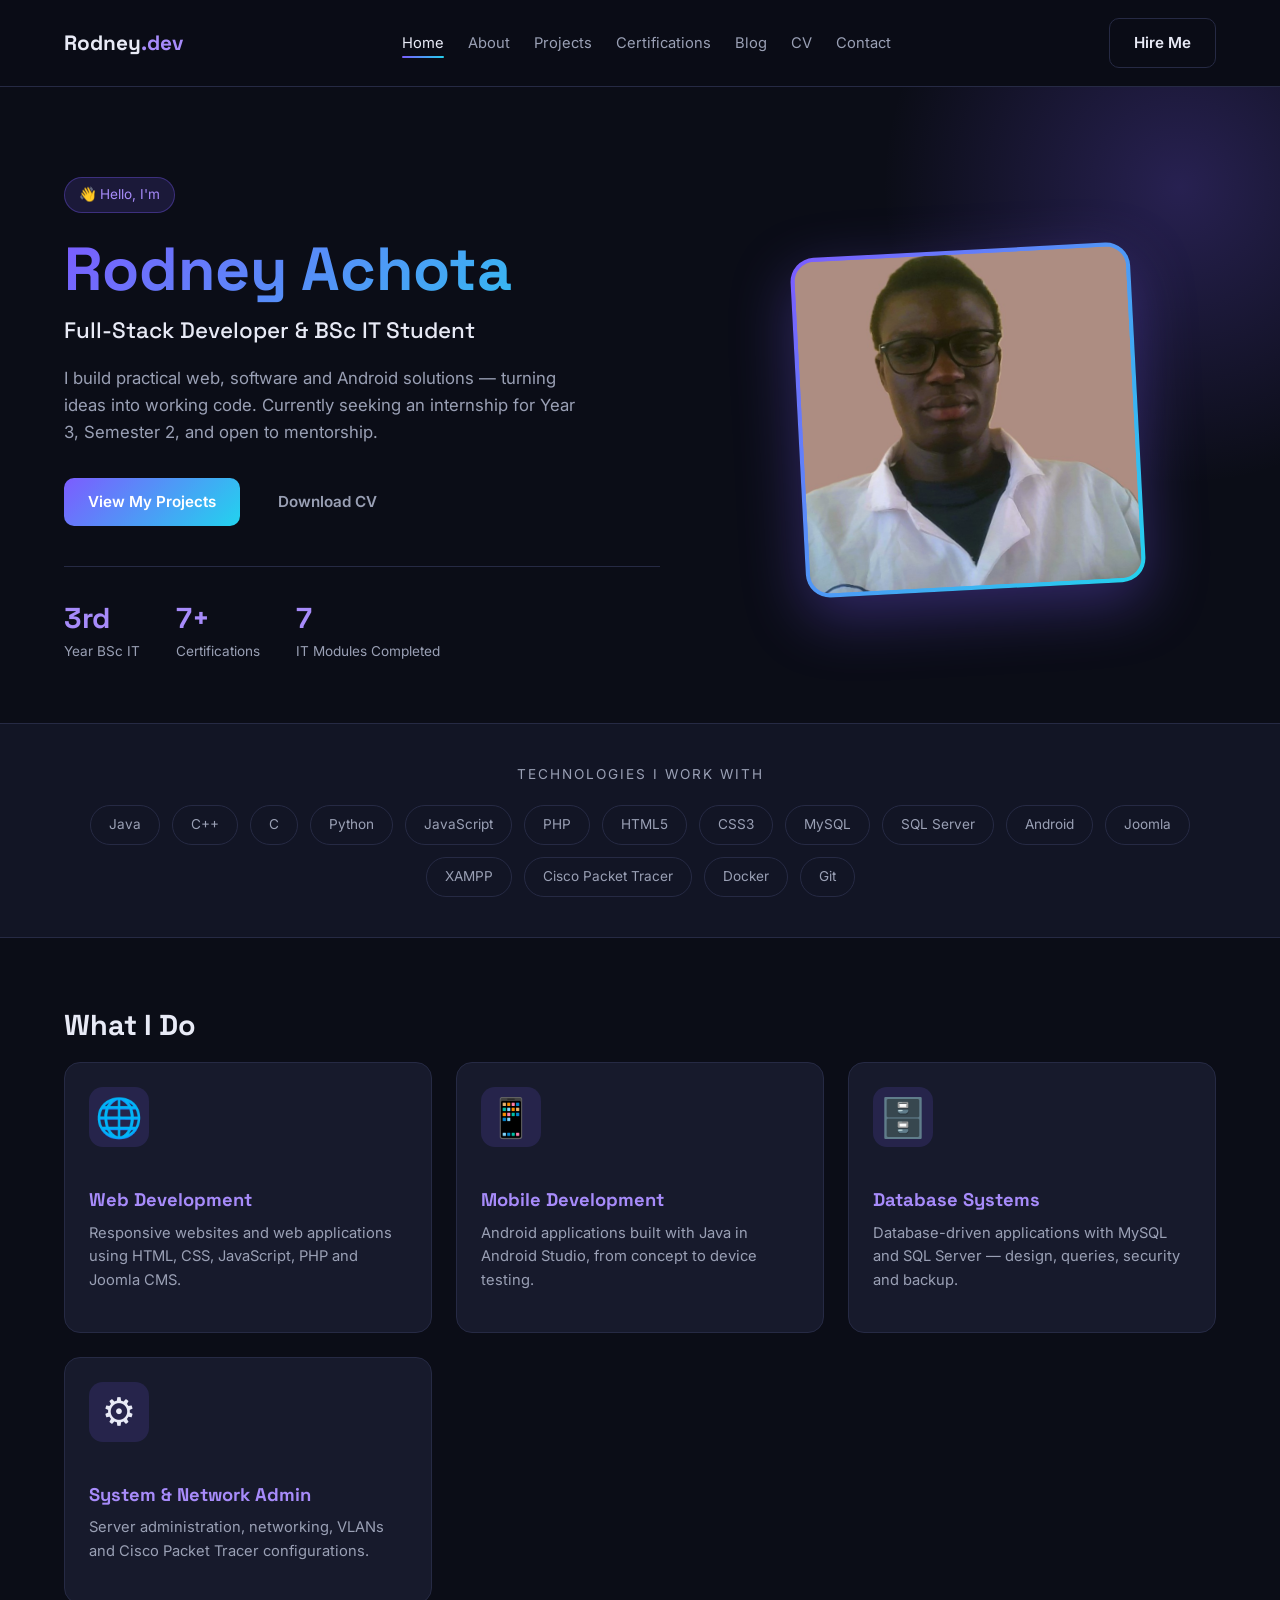
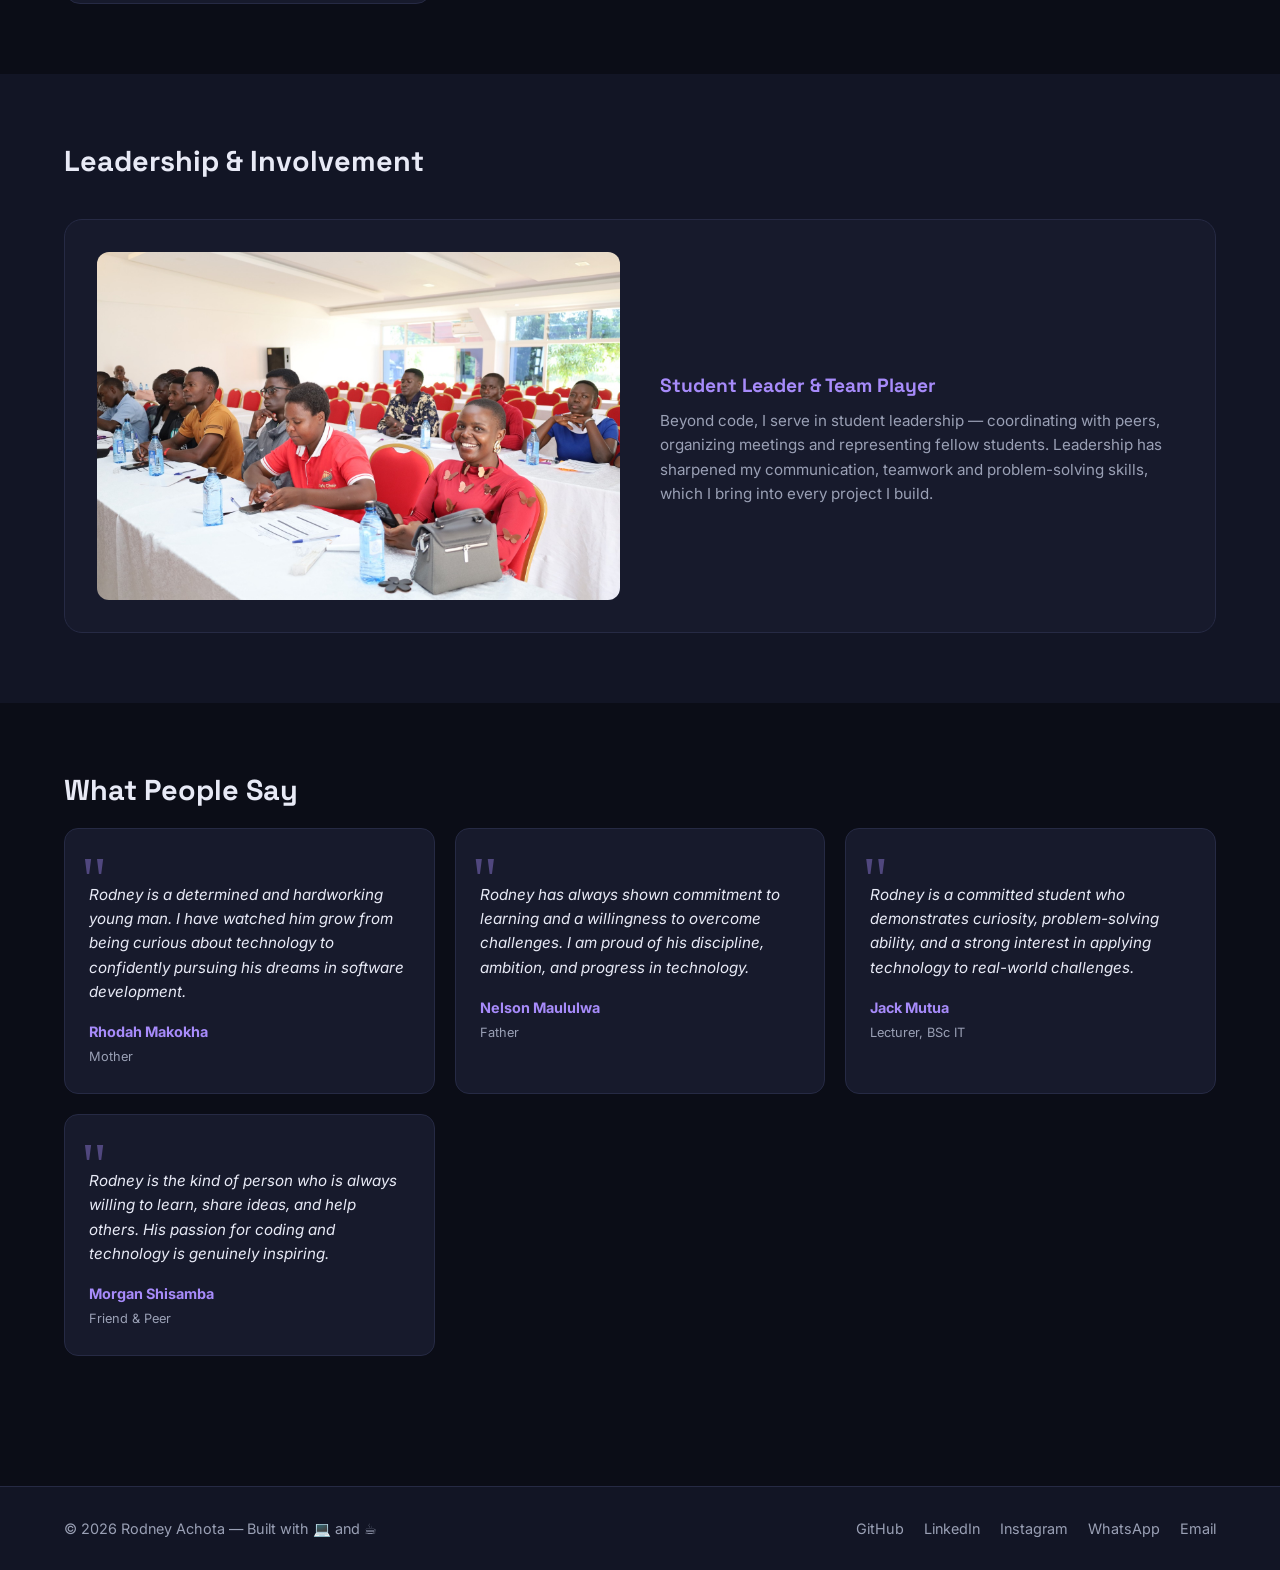
<file: index.html>
<!DOCTYPE html>
<html lang="en">
<head>
  <meta charset="UTF-8" />
  <link rel="icon" type="image/png" href="images/favicon.png" />
  <meta name="viewport" content="width=device-width, initial-scale=1.0" />
  <title>Rodney Achota | Full-Stack Developer & BSc IT Student</title>
  <meta name="google-site-verification" content="lehQPhT0d22llKTMlwHxM4TG7sIdHI1zSZqY6IttutU" />
  <meta name="description" content="Rodney Achota — Full-Stack Developer and BSc Information Technology student at Kaimosi Friends University. Building practical web, software and Android applications." />
  <meta name="keywords" content="Rodney Achota, Full Stack Developer Kenya, BSc IT Kaimosi, Web Developer, Portfolio, Industrial Training, IBM Certified" />
  <meta name="author" content="Rodney Achota" />
  <link rel="canonical" href="https://rodney-achota-portfolio.vercel.app/" />
  <meta property="og:title" content="Rodney Achota | Full-Stack Developer" />
  <meta property="og:description" content="Portfolio of Rodney Achota — Full-Stack Developer & BSc IT Student." />
  <meta property="og:image" content="https://rodney-achota-portfolio.vercel.app/images/og-image.png" />
<meta property="og:image:width" content="1200" />
<meta property="og:image:height" content="630" />
<meta property="og:type" content="website" />
<meta name="twitter:card" content="summary_large_image" />
<meta name="twitter:image" content="https://rodney-achota-portfolio.vercel.app/images/og-image.png" />
  <link rel="stylesheet" href="css/style.css" />
  <link href="https://fonts.googleapis.com/css2?family=Inter:wght@300;400;600;800&family=Space+Grotesk:wght@500;700&display=swap" rel="stylesheet" />
<script type="application/ld+json">
{
  "@context": "https://schema.org",
  "@type": "Person",
  "name": "Rodney Achota",
  "url": "https://rodney-achota-portfolio.vercel.app",
  "image": "https://rodney-achota-portfolio.vercel.app/images/profile.png",
  "jobTitle": "Full-Stack Developer",
  "alumniOf": {
    "@type": "CollegeOrUniversity",
    "name": "Kaimosi Friends University"
  },
  "knowsAbout": ["Web Development", "Android Development", "Databases", "Networking", "Docker"],
  "sameAs": [
    "https://github.com/sirikwa-jnr",
    "https://www.linkedin.com/in/rodney-achota-b06263335",
    "https://instagram.com/szoboszlairodney"
  ]
}
</script>
</head>
<body>

<header class="navbar">
  <div class="container nav-inner">
    <a href="index.html" class="logo">Rodney<span>.dev</span></a>
    <nav><ul class="nav-links">
      <li><a href="index.html" class="active">Home</a></li>
      <li><a href="about.html">About</a></li>
      <li><a href="projects.html">Projects</a></li>
      <li><a href="certifications.html">Certifications</a></li>
      <li><a href="blog.html">Blog</a></li>
      <li><a href="cv.html">CV</a></li>
      <li><a href="contact.html">Contact</a></li>
    </ul></nav>
    <a href="contact.html" class="btn btn-outline">Hire Me</a>
  </div>
</header>

<section class="hero">
  <div class="container hero-grid">
    <div class="hero-text">
      <p class="eyebrow">👋 Hello, I'm</p>
      <h1>Rodney Achota</h1>
      <h2>Full-Stack Developer & BSc IT Student</h2>
      <p class="lead">
        I build practical web, software and Android solutions — turning ideas into working code.
        Currently seeking an internship for Year 3, Semester 2, and open to mentorship.
      </p>
      <div class="hero-cta">
        <a href="projects.html" class="btn btn-primary">View My Projects</a>
        <a href="cv.html" class="btn btn-ghost">Download CV</a>
      </div>
      <div class="hero-stats">
        <div><strong>3rd</strong><span>Year BSc IT</span></div>
        <div><strong>7+</strong><span>Certifications</span></div>
        <div><strong>7</strong><span>IT Modules Completed</span></div>
      </div>
    </div>
    <div class="hero-image">
      <div class="image-frame">
        <img src="images/profile.jpg" alt="Rodney Achota" onerror="this.src='https://via.placeholder.com/400x400/1e1e2e/7c5cff?text=Rodney+Achota'" />
      </div>
    </div>
  </div>
</section>

<section class="tech-strip">
  <div class="container">
    <p class="strip-label">Technologies I work with</p>
    <div class="tech-icons">
      <span>Java</span><span>C++</span><span>C</span><span>Python</span>
      <span>JavaScript</span><span>PHP</span><span>HTML5</span><span>CSS3</span>
      <span>MySQL</span><span>SQL Server</span><span>Android</span><span>Joomla</span>
      <span>XAMPP</span><span>Cisco Packet Tracer</span><span>Docker</span><span>Git</span>
    </div>
  </div>
</section>

<section class="section">
  <div class="container">
    <h2>What I Do</h2>
    <div class="projects-grid">
      <div class="project-card">
        <div class="project-thumb">🌐</div>
        <h3>Web Development</h3>
        <p>Responsive websites and web applications using HTML, CSS, JavaScript, PHP and Joomla CMS.</p>
      </div>
      <div class="project-card">
        <div class="project-thumb">📱</div>
        <h3>Mobile Development</h3>
        <p>Android applications built with Java in Android Studio, from concept to device testing.</p>
      </div>
      <div class="project-card">
        <div class="project-thumb">🗄️</div>
        <h3>Database Systems</h3>
        <p>Database-driven applications with MySQL and SQL Server — design, queries, security and backup.</p>
      </div>
      <div class="project-card">
        <div class="project-thumb">⚙️</div>
        <h3>System & Network Admin</h3>
        <p>Server administration, networking, VLANs and Cisco Packet Tracer configurations.</p>
      </div>
    </div>
  </div>
</section>

<section class="section" style="background: var(--bg-2);">
  <div class="container">
    <h2>Leadership & Involvement</h2>
    <div class="leadership-banner">
      <img src="images/leadership.jpg" alt="Rodney Achota at a leadership meeting" onerror="this.style.display='none'" />
      <div>
        <h3>Student Leader & Team Player</h3>
        <p>
          Beyond code, I serve in student leadership — coordinating with peers, organizing meetings
          and representing fellow students. Leadership has sharpened my communication, teamwork and
          problem-solving skills, which I bring into every project I build.
        </p>
      </div>
    </div>
  </div>
</section>

<section class="section">
  <div class="container">
    <h2>What People Say</h2>
    <div class="testimonials-grid">
      <div class="testimonial">
        <p>Rodney is a determined and hardworking young man. I have watched him grow from being curious about technology to confidently pursuing his dreams in software development.</p>
        <strong>Rhodah Makokha</strong>
        <span>Mother</span>
      </div>
      <div class="testimonial">
        <p>Rodney has always shown commitment to learning and a willingness to overcome challenges. I am proud of his discipline, ambition, and progress in technology.</p>
        <strong>Nelson Maululwa</strong>
        <span>Father</span>
      </div>
      <div class="testimonial">
        <p>Rodney is a committed student who demonstrates curiosity, problem-solving ability, and a strong interest in applying technology to real-world challenges.</p>
        <strong>Jack Mutua</strong>
        <span>Lecturer, BSc IT</span>
      </div>
      <div class="testimonial">
        <p>Rodney is the kind of person who is always willing to learn, share ideas, and help others. His passion for coding and technology is genuinely inspiring.</p>
        <strong>Morgan Shisamba</strong>
        <span>Friend & Peer</span>
      </div>
    </div>
  </div>
</section>

<footer class="footer">
  <div class="container footer-inner">
    <p>© <span id="year"></span> Rodney Achota — Built with 💻 and ☕</p>
    <div class="footer-socials">
      <a href="https://github.com/sirikwa-jnr" target="_blank">GitHub</a>
      <a href="https://www.linkedin.com/in/rodney-achota-b06263335" target="_blank">LinkedIn</a>
      <a href="https://instagram.com/szoboszlairodney" target="_blank">Instagram</a>
      <a href="https://wa.me/254748725483" target="_blank">WhatsApp</a>
      <a href="mailto:achotarodney@gmail.com">Email</a>
    </div>
  </div>
</footer>

<script src="js/script.js"></script>
</body>
</html>
</file>
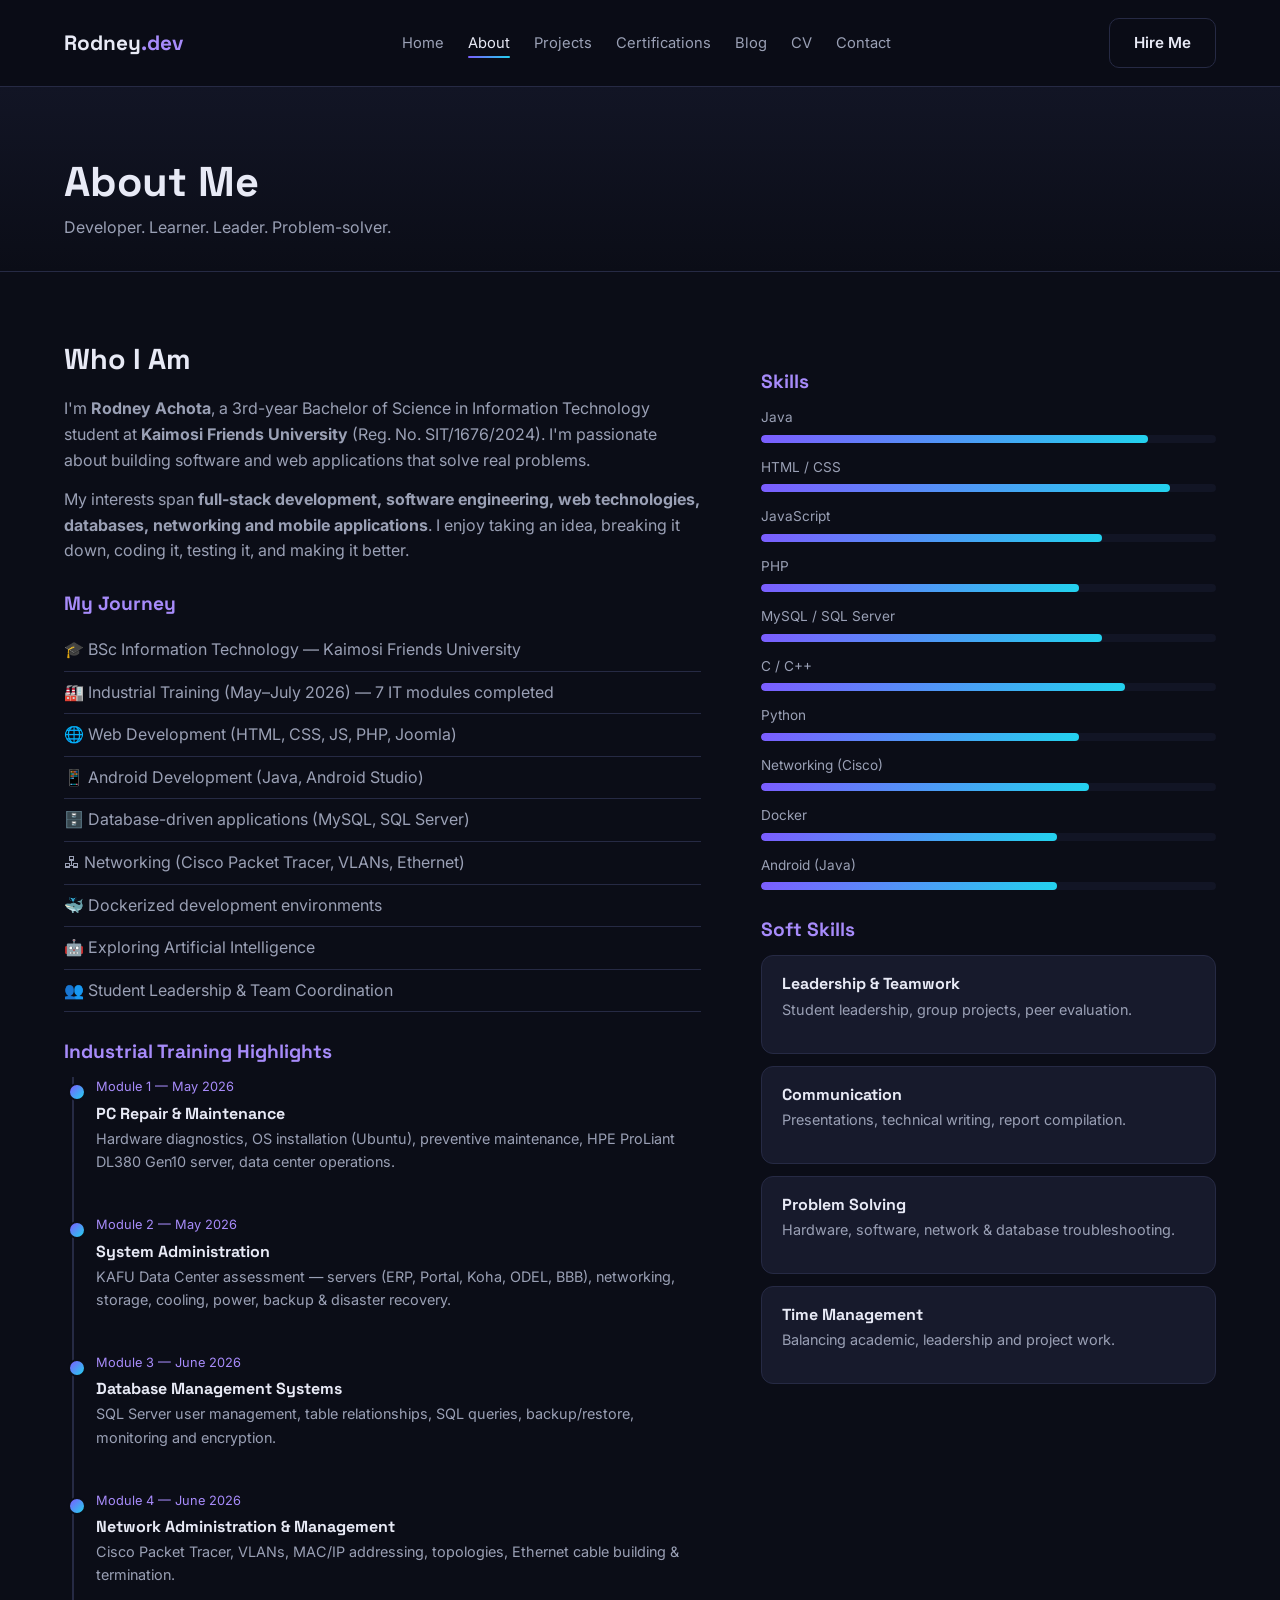
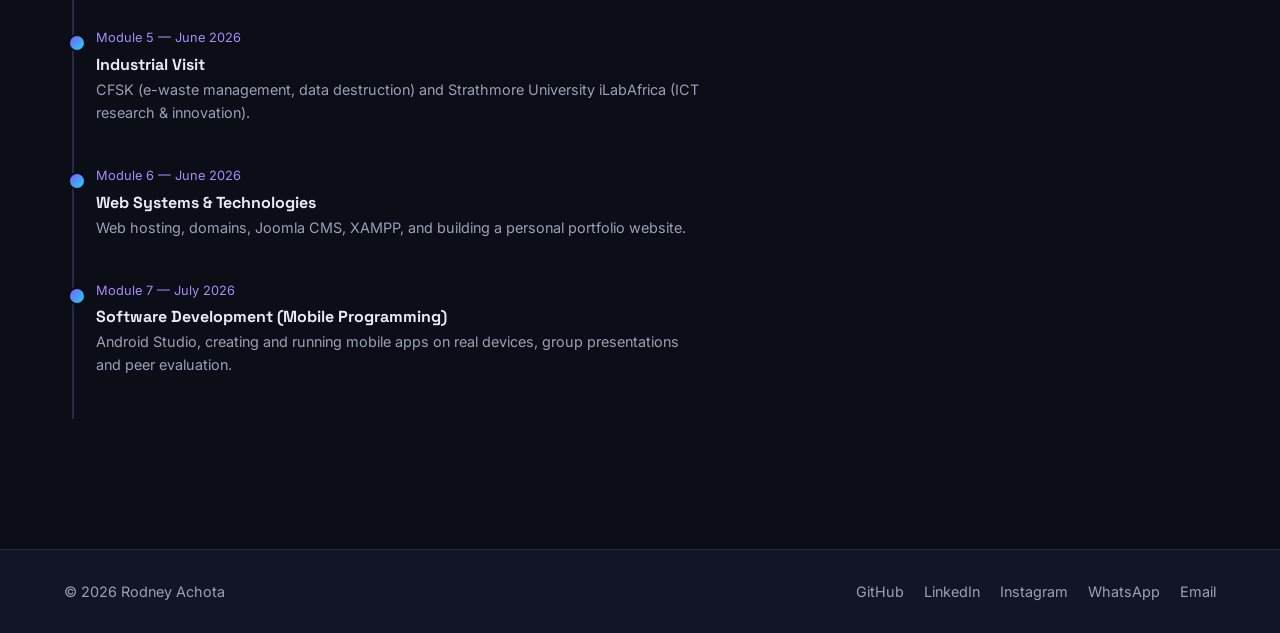
<file: about.html>
<!DOCTYPE html>
<html lang="en">
<head>
  <meta charset="UTF-8" />
  <link rel="icon" type="image/png" href="images/favicon.png" />
  <meta name="viewport" content="width=device-width, initial-scale=1.0" />
  <title>About Rodney Achota | BSc IT Student & Developer</title>
 <!-- Social Media Sharing Tags for About Page -->
<meta property="og:title" content="About Rodney Achota | Full-Stack Developer" />
<meta property="og:description" content="Learn more about Rodney Achota, a Full-Stack Developer and BSc IT Student." />
<meta property="og:image" content="https://rodney-achota-portfolio.vercel.app/images/og-image.png" />
<meta property="og:image:width" content="1200" />
<meta property="og:image:height" content="630" />
<meta property="og:type" content="website" />
<meta name="twitter:card" content="summary_large_image" />
<meta name="twitter:image" content="https://rodney-achota-portfolio.vercel.app/images/og-image.png" />
  <meta name="description" content="Learn about Rodney Achota — a BSc Information Technology student at Kaimosi Friends University passionate about full-stack development, databases and mobile apps." />
  <link rel="stylesheet" href="css/style.css" />
  <link href="https://fonts.googleapis.com/css2?family=Inter:wght@300;400;600;800&family=Space+Grotesk:wght@500;700&display=swap" rel="stylesheet" />
</head>
<body>
<header class="navbar">
  <div class="container nav-inner">
    <a href="index.html" class="logo">Rodney<span>.dev</span></a>
    <nav><ul class="nav-links">
      <li><a href="index.html">Home</a></li>
      <li><a href="about.html" class="active">About</a></li>
      <li><a href="projects.html">Projects</a></li>
      <li><a href="certifications.html">Certifications</a></li>
      <li><a href="blog.html">Blog</a></li>
      <li><a href="cv.html">CV</a></li>
      <li><a href="contact.html">Contact</a></li>
    </ul></nav>
    <a href="contact.html" class="btn btn-outline">Hire Me</a>
  </div>
</header>

<section class="page-header">
  <div class="container">
    <h1>About Me</h1>
    <p>Developer. Learner. Leader. Problem-solver.</p>
  </div>
</section>

<section class="section">
  <div class="container about-grid">
    <div>
      <h2>Who I Am</h2>
      <p>
        I'm <strong>Rodney Achota</strong>, a 3rd-year Bachelor of Science in Information Technology
        student at <strong>Kaimosi Friends University</strong> (Reg. No. SIT/1676/2024). I'm passionate
        about building software and web applications that solve real problems.
      </p>
      <p>
        My interests span <strong>full-stack development, software engineering, web technologies,
        databases, networking and mobile applications</strong>. I enjoy taking an idea, breaking it down,
        coding it, testing it, and making it better.
      </p>

      <h3>My Journey</h3>
      <ul class="list-check">
        <li>🎓 BSc Information Technology — Kaimosi Friends University</li>
        <li>🏭 Industrial Training (May–July 2026) — 7 IT modules completed</li>
        <li>🌐 Web Development (HTML, CSS, JS, PHP, Joomla)</li>
        <li>📱 Android Development (Java, Android Studio)</li>
        <li>🗄️ Database-driven applications (MySQL, SQL Server)</li>
        <li>🖧 Networking (Cisco Packet Tracer, VLANs, Ethernet)</li>
        <li>🐳 Dockerized development environments</li>
        <li>🤖 Exploring Artificial Intelligence</li>
        <li>👥 Student Leadership & Team Coordination</li>
      </ul>

      <h3>Industrial Training Highlights</h3>
      <div class="timeline">
        <div class="timeline-item">
          <div class="date">Module 1 — May 2026</div>
          <h4>PC Repair & Maintenance</h4>
          <p>Hardware diagnostics, OS installation (Ubuntu), preventive maintenance, HPE ProLiant DL380 Gen10 server, data center operations.</p>
        </div>
        <div class="timeline-item">
          <div class="date">Module 2 — May 2026</div>
          <h4>System Administration</h4>
          <p>KAFU Data Center assessment — servers (ERP, Portal, Koha, ODEL, BBB), networking, storage, cooling, power, backup & disaster recovery.</p>
        </div>
        <div class="timeline-item">
          <div class="date">Module 3 — June 2026</div>
          <h4>Database Management Systems</h4>
          <p>SQL Server user management, table relationships, SQL queries, backup/restore, monitoring and encryption.</p>
        </div>
        <div class="timeline-item">
          <div class="date">Module 4 — June 2026</div>
          <h4>Network Administration & Management</h4>
          <p>Cisco Packet Tracer, VLANs, MAC/IP addressing, topologies, Ethernet cable building & termination.</p>
        </div>
        <div class="timeline-item">
          <div class="date">Module 5 — June 2026</div>
          <h4>Industrial Visit</h4>
          <p>CFSK (e-waste management, data destruction) and Strathmore University iLabAfrica (ICT research & innovation).</p>
        </div>
        <div class="timeline-item">
          <div class="date">Module 6 — June 2026</div>
          <h4>Web Systems & Technologies</h4>
          <p>Web hosting, domains, Joomla CMS, XAMPP, and building a personal portfolio website.</p>
        </div>
        <div class="timeline-item">
          <div class="date">Module 7 — July 2026</div>
          <h4>Software Development (Mobile Programming)</h4>
          <p>Android Studio, creating and running mobile apps on real devices, group presentations and peer evaluation.</p>
        </div>
      </div>
    </div>

    <div>
      <h3>Skills</h3>
      <div class="skills">
        <div class="skill"><span>Java</span><div class="bar"><div style="width:85%"></div></div></div>
        <div class="skill"><span>HTML / CSS</span><div class="bar"><div style="width:90%"></div></div></div>
        <div class="skill"><span>JavaScript</span><div class="bar"><div style="width:75%"></div></div></div>
        <div class="skill"><span>PHP</span><div class="bar"><div style="width:70%"></div></div></div>
        <div class="skill"><span>MySQL / SQL Server</span><div class="bar"><div style="width:75%"></div></div></div>
        <div class="skill"><span>C / C++</span><div class="bar"><div style="width:80%"></div></div></div>
        <div class="skill"><span>Python</span><div class="bar"><div style="width:70%"></div></div></div>
        <div class="skill"><span>Networking (Cisco)</span><div class="bar"><div style="width:72%"></div></div></div>
        <div class="skill"><span>Docker</span><div class="bar"><div style="width:65%"></div></div></div>
        <div class="skill"><span>Android (Java)</span><div class="bar"><div style="width:65%"></div></div></div>
      </div>

      <h3>Soft Skills</h3>
      <div class="card"><h4>Leadership & Teamwork</h4><p>Student leadership, group projects, peer evaluation.</p></div>
      <div class="card"><h4>Communication</h4><p>Presentations, technical writing, report compilation.</p></div>
      <div class="card"><h4>Problem Solving</h4><p>Hardware, software, network & database troubleshooting.</p></div>
      <div class="card"><h4>Time Management</h4><p>Balancing academic, leadership and project work.</p></div>
    </div>
  </div>
</section>

<footer class="footer">
  <div class="container footer-inner">
    <p>© <span id="year"></span> Rodney Achota</p>
    <div class="footer-socials">
      <a href="https://github.com/sirikwa-jnr" target="_blank">GitHub</a>
      <a href="https://www.linkedin.com/in/rodney-achota-b06263335" target="_blank">LinkedIn</a>
      <a href="https://instagram.com/szoboszlairodney" target="_blank">Instagram</a>
      <a href="https://wa.me/254748725483" target="_blank">WhatsApp</a>
      <a href="mailto:achotarodney@gmail.com">Email</a>
    </div>
  </div>
</footer>
<script src="js/script.js"></script>
</body>
</html>
</file>
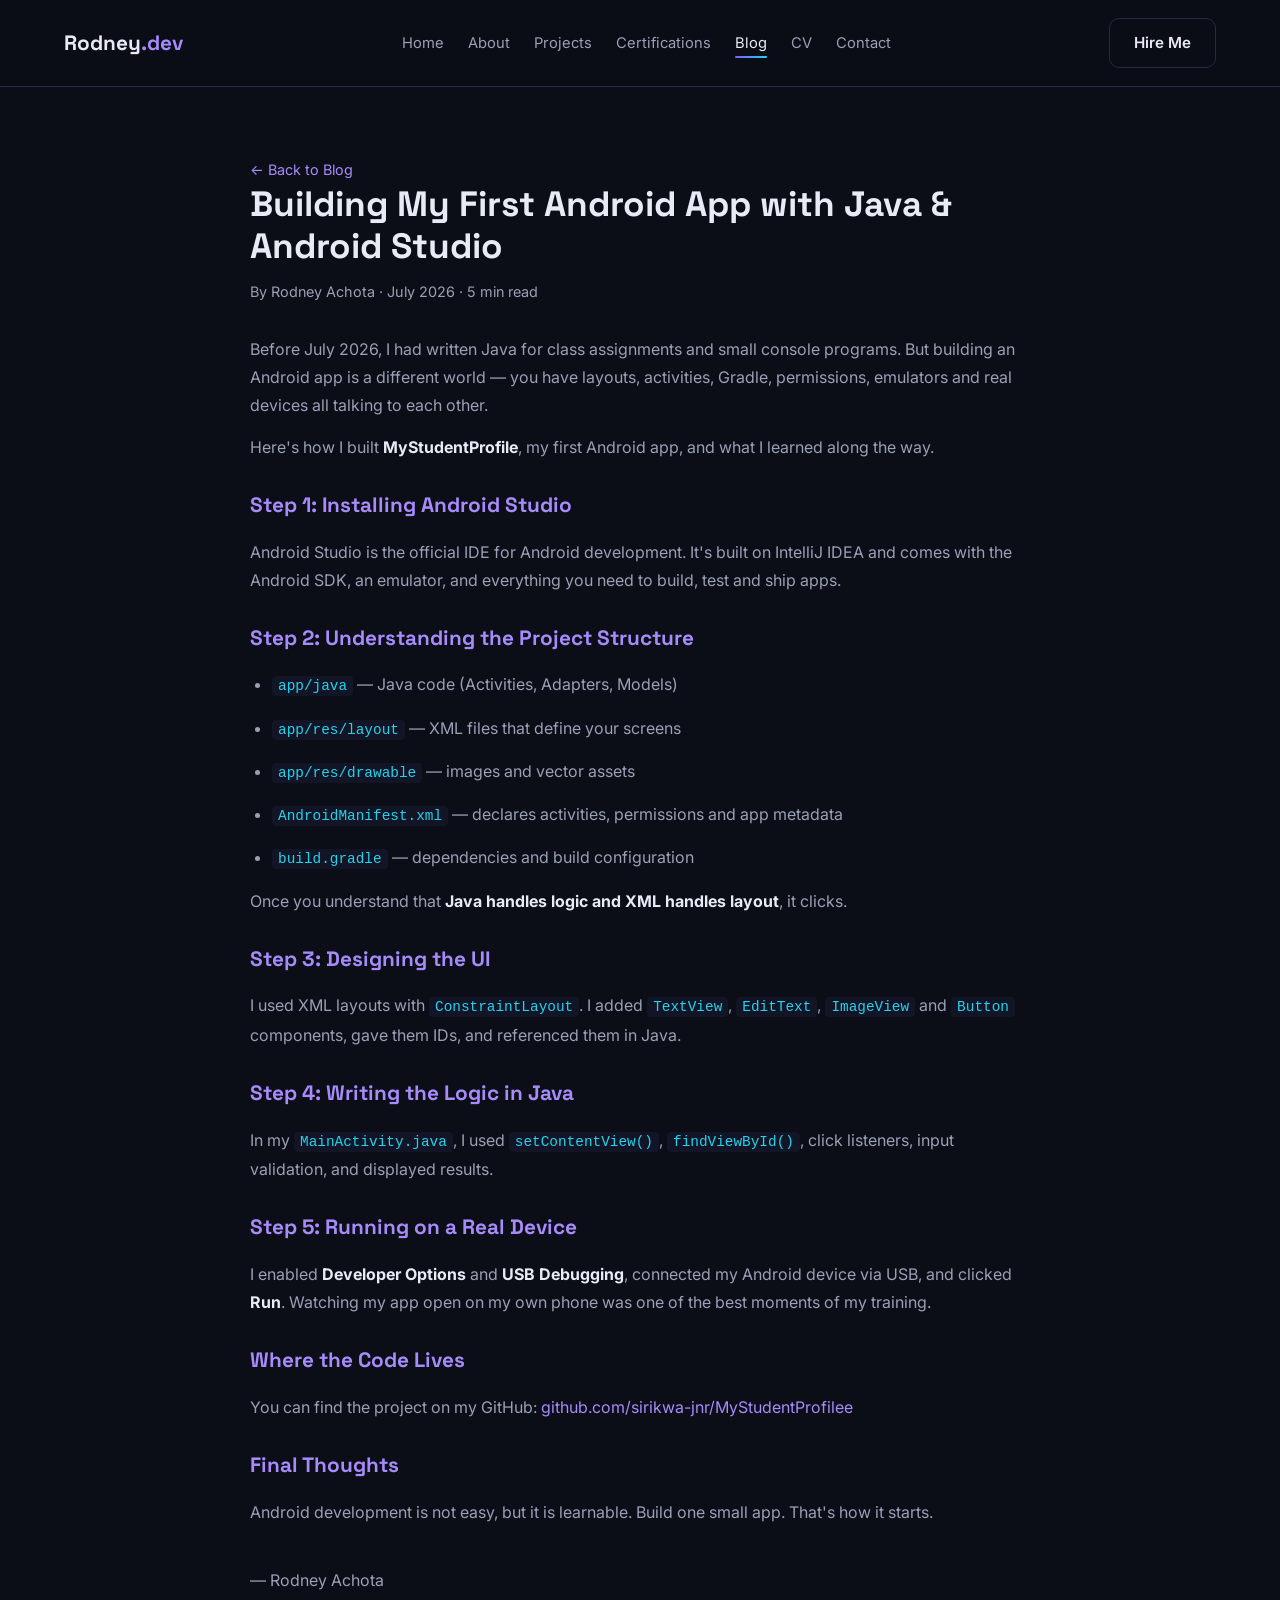
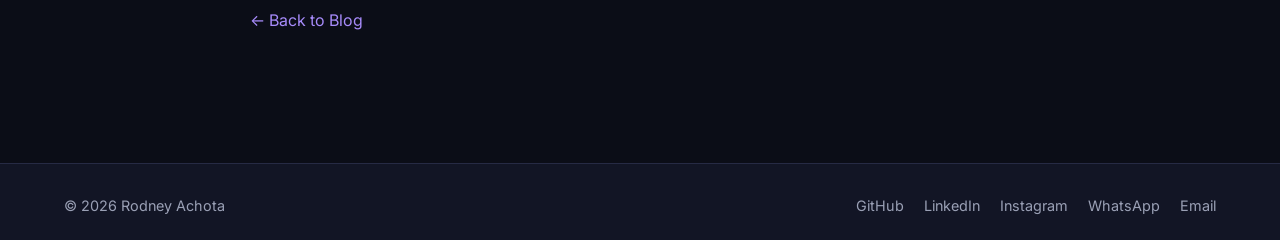
<file: blog-android-app.html>
<!DOCTYPE html>
<html lang="en">
<head>
  <meta charset="UTF-8" />
  <link rel="icon" type="image/png" href="images/favicon.png" />
  <meta name="viewport" content="width=device-width, initial-scale=1.0" />
  <title>Building My First Android App with Java & Android Studio | Rodney Achota</title>
  <meta name="description" content="How I built my first Android application with Java and Android Studio — from installing the IDE to running it on a real device." />
  <link rel="stylesheet" href="css/style.css" />
  <link href="https://fonts.googleapis.com/css2?family=Inter:wght@300;400;600;800&family=Space+Grotesk:wght@500;700&display=swap" rel="stylesheet" />
  <style>
    .article { max-width: 780px; margin: 0 auto; }
    .article h1 { font-size: 2.2rem; margin-bottom: 12px; }
    .article .meta { color: var(--muted); font-size: 0.9rem; margin-bottom: 30px; }
    .article h2 { margin-top: 32px; color: var(--primary-2); font-size: 1.3rem; }
    .article p, .article li { color: var(--muted); margin-bottom: 14px; font-size: 1rem; line-height: 1.75; }
    .article ul { padding-left: 22px; }
    .article strong { color: var(--text); }
    .article code { background: var(--bg-2); padding: 2px 6px; border-radius: 4px; font-size: 0.9rem; color: var(--accent); }
    .article blockquote { border-left: 3px solid var(--primary-2); padding-left: 16px; font-style: italic; color: var(--text); margin: 20px 0; }
  </style>
</head>
<body>
<header class="navbar">
  <div class="container nav-inner">
    <a href="index.html" class="logo">Rodney<span>.dev</span></a>
    <nav><ul class="nav-links">
      <li><a href="index.html">Home</a></li>
      <li><a href="about.html">About</a></li>
      <li><a href="projects.html">Projects</a></li>
      <li><a href="certifications.html">Certifications</a></li>
      <li><a href="blog.html" class="active">Blog</a></li>
      <li><a href="cv.html">CV</a></li>
      <li><a href="contact.html">Contact</a></li>
    </ul></nav>
    <a href="contact.html" class="btn btn-outline">Hire Me</a>
  </div>
</header>

<section class="section">
  <div class="container">
    <article class="article">
      <a href="blog.html" style="color: var(--primary-2); font-size: 0.9rem;">← Back to Blog</a>
      <h1>Building My First Android App with Java & Android Studio</h1>
      <p class="meta">By Rodney Achota · July 2026 · 5 min read</p>

      <p>Before July 2026, I had written Java for class assignments and small console programs. But building an Android app is a different world — you have layouts, activities, Gradle, permissions, emulators and real devices all talking to each other.</p>

      <p>Here's how I built <strong>MyStudentProfile</strong>, my first Android app, and what I learned along the way.</p>

      <h2>Step 1: Installing Android Studio</h2>
      <p>Android Studio is the official IDE for Android development. It's built on IntelliJ IDEA and comes with the Android SDK, an emulator, and everything you need to build, test and ship apps.</p>

      <h2>Step 2: Understanding the Project Structure</h2>
      <ul>
        <li><code>app/java</code> — Java code (Activities, Adapters, Models)</li>
        <li><code>app/res/layout</code> — XML files that define your screens</li>
        <li><code>app/res/drawable</code> — images and vector assets</li>
        <li><code>AndroidManifest.xml</code> — declares activities, permissions and app metadata</li>
        <li><code>build.gradle</code> — dependencies and build configuration</li>
      </ul>
      <p>Once you understand that <strong>Java handles logic and XML handles layout</strong>, it clicks.</p>

      <h2>Step 3: Designing the UI</h2>
      <p>I used XML layouts with <code>ConstraintLayout</code>. I added <code>TextView</code>, <code>EditText</code>, <code>ImageView</code> and <code>Button</code> components, gave them IDs, and referenced them in Java.</p>

      <h2>Step 4: Writing the Logic in Java</h2>
      <p>In my <code>MainActivity.java</code>, I used <code>setContentView()</code>, <code>findViewById()</code>, click listeners, input validation, and displayed results.</p>

      <h2>Step 5: Running on a Real Device</h2>
      <p>I enabled <strong>Developer Options</strong> and <strong>USB Debugging</strong>, connected my Android device via USB, and clicked <strong>Run</strong>. Watching my app open on my own phone was one of the best moments of my training.</p>

      <h2>Where the Code Lives</h2>
      <p>You can find the project on my GitHub: <a href="https://github.com/sirikwa-jnr/MyStudentProfilee" target="_blank" style="color: var(--primary-2);">github.com/sirikwa-jnr/MyStudentProfilee</a></p>

      <h2>Final Thoughts</h2>
      <p>Android development is not easy, but it is learnable. Build one small app. That's how it starts.</p>

      <p style="margin-top: 40px;">— Rodney Achota</p>
      <a href="blog.html" style="color: var(--primary-2);">← Back to Blog</a>
    </article>
  </div>
</section>

<footer class="footer">
  <div class="container footer-inner">
    <p>© <span id="year"></span> Rodney Achota</p>
    <div class="footer-socials">
      <a href="https://github.com/sirikwa-jnr" target="_blank">GitHub</a>
      <a href="https://www.linkedin.com/in/rodney-achota-b06263335" target="_blank">LinkedIn</a>
      <a href="https://instagram.com/szoboszlairodney" target="_blank">Instagram</a>
      <a href="https://wa.me/254748725483" target="_blank">WhatsApp</a>
      <a href="mailto:achotarodney@gmail.com">Email</a>
    </div>
  </div>
</footer>
<script src="js/script.js"></script>
</body>
</html>
</file>
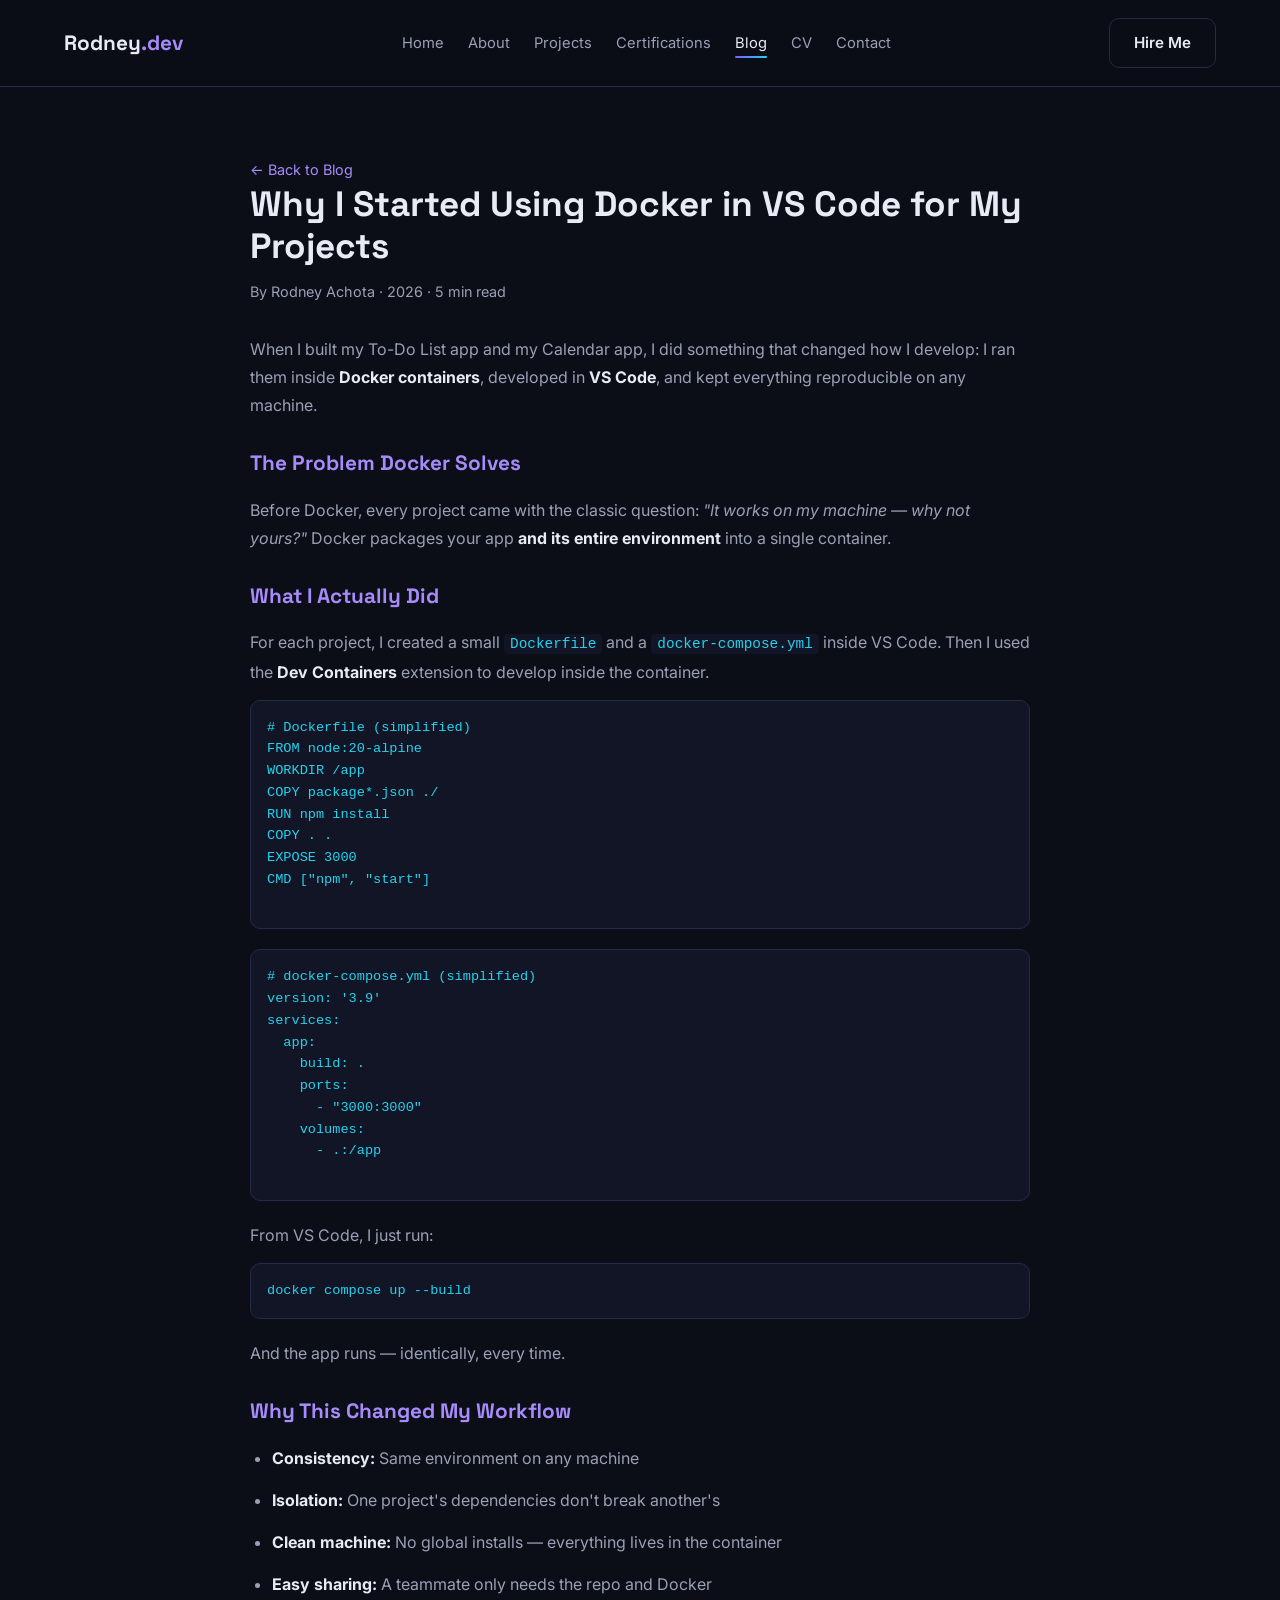
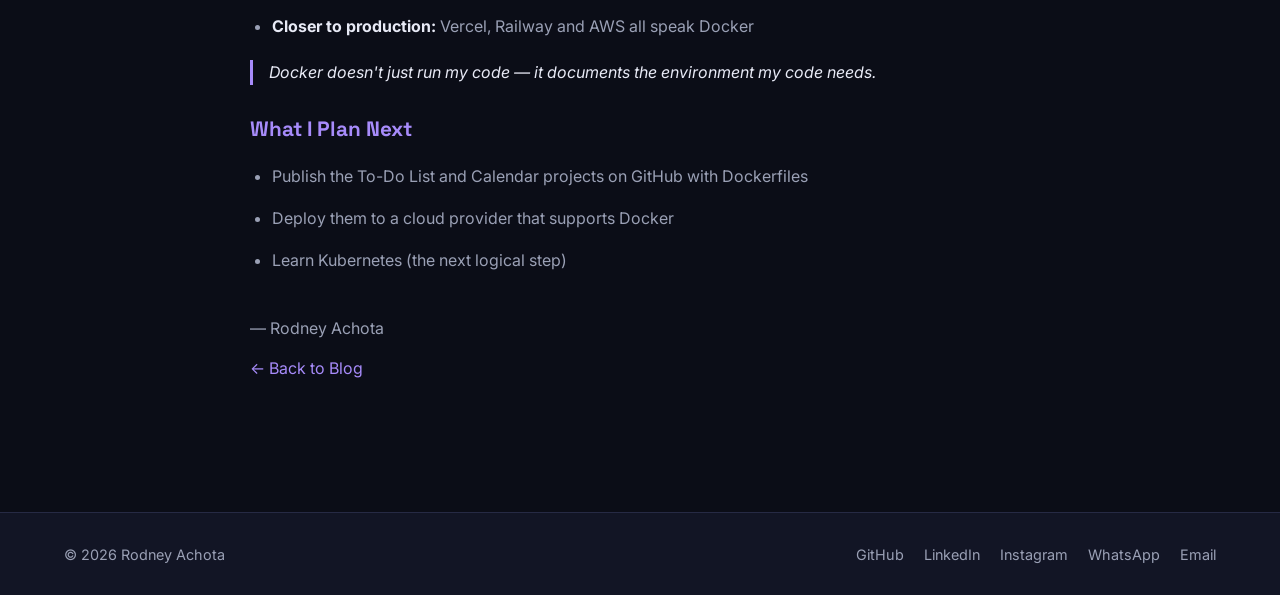
<file: blog-docker-dev.html>
<!DOCTYPE html>
<html lang="en">
<head>
  <meta charset="UTF-8" />
  <link rel="icon" type="image/png" href="images/favicon.png" />
  <meta name="viewport" content="width=device-width, initial-scale=1.0" />
  <title>Why I Started Using Docker in VS Code for My Projects | Rodney Achota</title>
  <meta name="description" content="How Docker containers changed the way I develop, test and share my To-Do List and Calendar apps in VS Code." />
  <link rel="stylesheet" href="css/style.css" />
  <link href="https://fonts.googleapis.com/css2?family=Inter:wght@300;400;600;800&family=Space+Grotesk:wght@500;700&display=swap" rel="stylesheet" />
  <style>
    .article { max-width: 780px; margin: 0 auto; }
    .article h1 { font-size: 2.2rem; margin-bottom: 12px; }
    .article .meta { color: var(--muted); font-size: 0.9rem; margin-bottom: 30px; }
    .article h2 { margin-top: 32px; color: var(--primary-2); font-size: 1.3rem; }
    .article p, .article li { color: var(--muted); margin-bottom: 14px; font-size: 1rem; line-height: 1.75; }
    .article ul { padding-left: 22px; }
    .article strong { color: var(--text); }
    .article code { background: var(--bg-2); padding: 2px 6px; border-radius: 4px; font-size: 0.9rem; color: var(--accent); }
    .article pre { background: var(--bg-2); border: 1px solid var(--border); padding: 16px; border-radius: 10px; overflow-x: auto; font-size: 0.85rem; color: var(--accent); margin-bottom: 20px; }
    .article blockquote { border-left: 3px solid var(--primary-2); padding-left: 16px; font-style: italic; color: var(--text); margin: 20px 0; }
  </style>
</head>
<body>
<header class="navbar">
  <div class="container nav-inner">
    <a href="index.html" class="logo">Rodney<span>.dev</span></a>
    <nav><ul class="nav-links">
      <li><a href="index.html">Home</a></li>
      <li><a href="about.html">About</a></li>
      <li><a href="projects.html">Projects</a></li>
      <li><a href="certifications.html">Certifications</a></li>
      <li><a href="blog.html" class="active">Blog</a></li>
      <li><a href="cv.html">CV</a></li>
      <li><a href="contact.html">Contact</a></li>
    </ul></nav>
    <a href="contact.html" class="btn btn-outline">Hire Me</a>
  </div>
</header>

<section class="section">
  <div class="container">
    <article class="article">
      <a href="blog.html" style="color: var(--primary-2); font-size: 0.9rem;">← Back to Blog</a>
      <h1>Why I Started Using Docker in VS Code for My Projects</h1>
      <p class="meta">By Rodney Achota · 2026 · 5 min read</p>

      <p>When I built my To-Do List app and my Calendar app, I did something that changed how I develop: I ran them inside <strong>Docker containers</strong>, developed in <strong>VS Code</strong>, and kept everything reproducible on any machine.</p>

      <h2>The Problem Docker Solves</h2>
      <p>Before Docker, every project came with the classic question: <em>"It works on my machine — why not yours?"</em> Docker packages your app <strong>and its entire environment</strong> into a single container.</p>

      <h2>What I Actually Did</h2>
      <p>For each project, I created a small <code>Dockerfile</code> and a <code>docker-compose.yml</code> inside VS Code. Then I used the <strong>Dev Containers</strong> extension to develop inside the container.</p>

      <pre>
# Dockerfile (simplified)
FROM node:20-alpine
WORKDIR /app
COPY package*.json ./
RUN npm install
COPY . .
EXPOSE 3000
CMD ["npm", "start"]
      </pre>

      <pre>
# docker-compose.yml (simplified)
version: '3.9'
services:
  app:
    build: .
    ports:
      - "3000:3000"
    volumes:
      - .:/app
      </pre>

      <p>From VS Code, I just run:</p>
      <pre>docker compose up --build</pre>
      <p>And the app runs — identically, every time.</p>

      <h2>Why This Changed My Workflow</h2>
      <ul>
        <li><strong>Consistency:</strong> Same environment on any machine</li>
        <li><strong>Isolation:</strong> One project's dependencies don't break another's</li>
        <li><strong>Clean machine:</strong> No global installs — everything lives in the container</li>
        <li><strong>Easy sharing:</strong> A teammate only needs the repo and Docker</li>
        <li><strong>Closer to production:</strong> Vercel, Railway and AWS all speak Docker</li>
      </ul>

      <blockquote>Docker doesn't just run my code — it documents the environment my code needs.</blockquote>

      <h2>What I Plan Next</h2>
      <ul>
        <li>Publish the To-Do List and Calendar projects on GitHub with Dockerfiles</li>
        <li>Deploy them to a cloud provider that supports Docker</li>
        <li>Learn Kubernetes (the next logical step)</li>
      </ul>

      <p style="margin-top: 40px;">— Rodney Achota</p>
      <a href="blog.html" style="color: var(--primary-2);">← Back to Blog</a>
    </article>
  </div>
</section>

<footer class="footer">
  <div class="container footer-inner">
    <p>© <span id="year"></span> Rodney Achota</p>
    <div class="footer-socials">
      <a href="https://github.com/sirikwa-jnr" target="_blank">GitHub</a>
      <a href="https://www.linkedin.com/in/rodney-achota-b06263335" target="_blank">LinkedIn</a>
      <a href="https://instagram.com/szoboszlairodney" target="_blank">Instagram</a>
      <a href="https://wa.me/254748725483" target="_blank">WhatsApp</a>
      <a href="mailto:achotarodney@gmail.com">Email</a>
    </div>
  </div>
</footer>
<script src="js/script.js"></script>
</body>
</html>
</file>
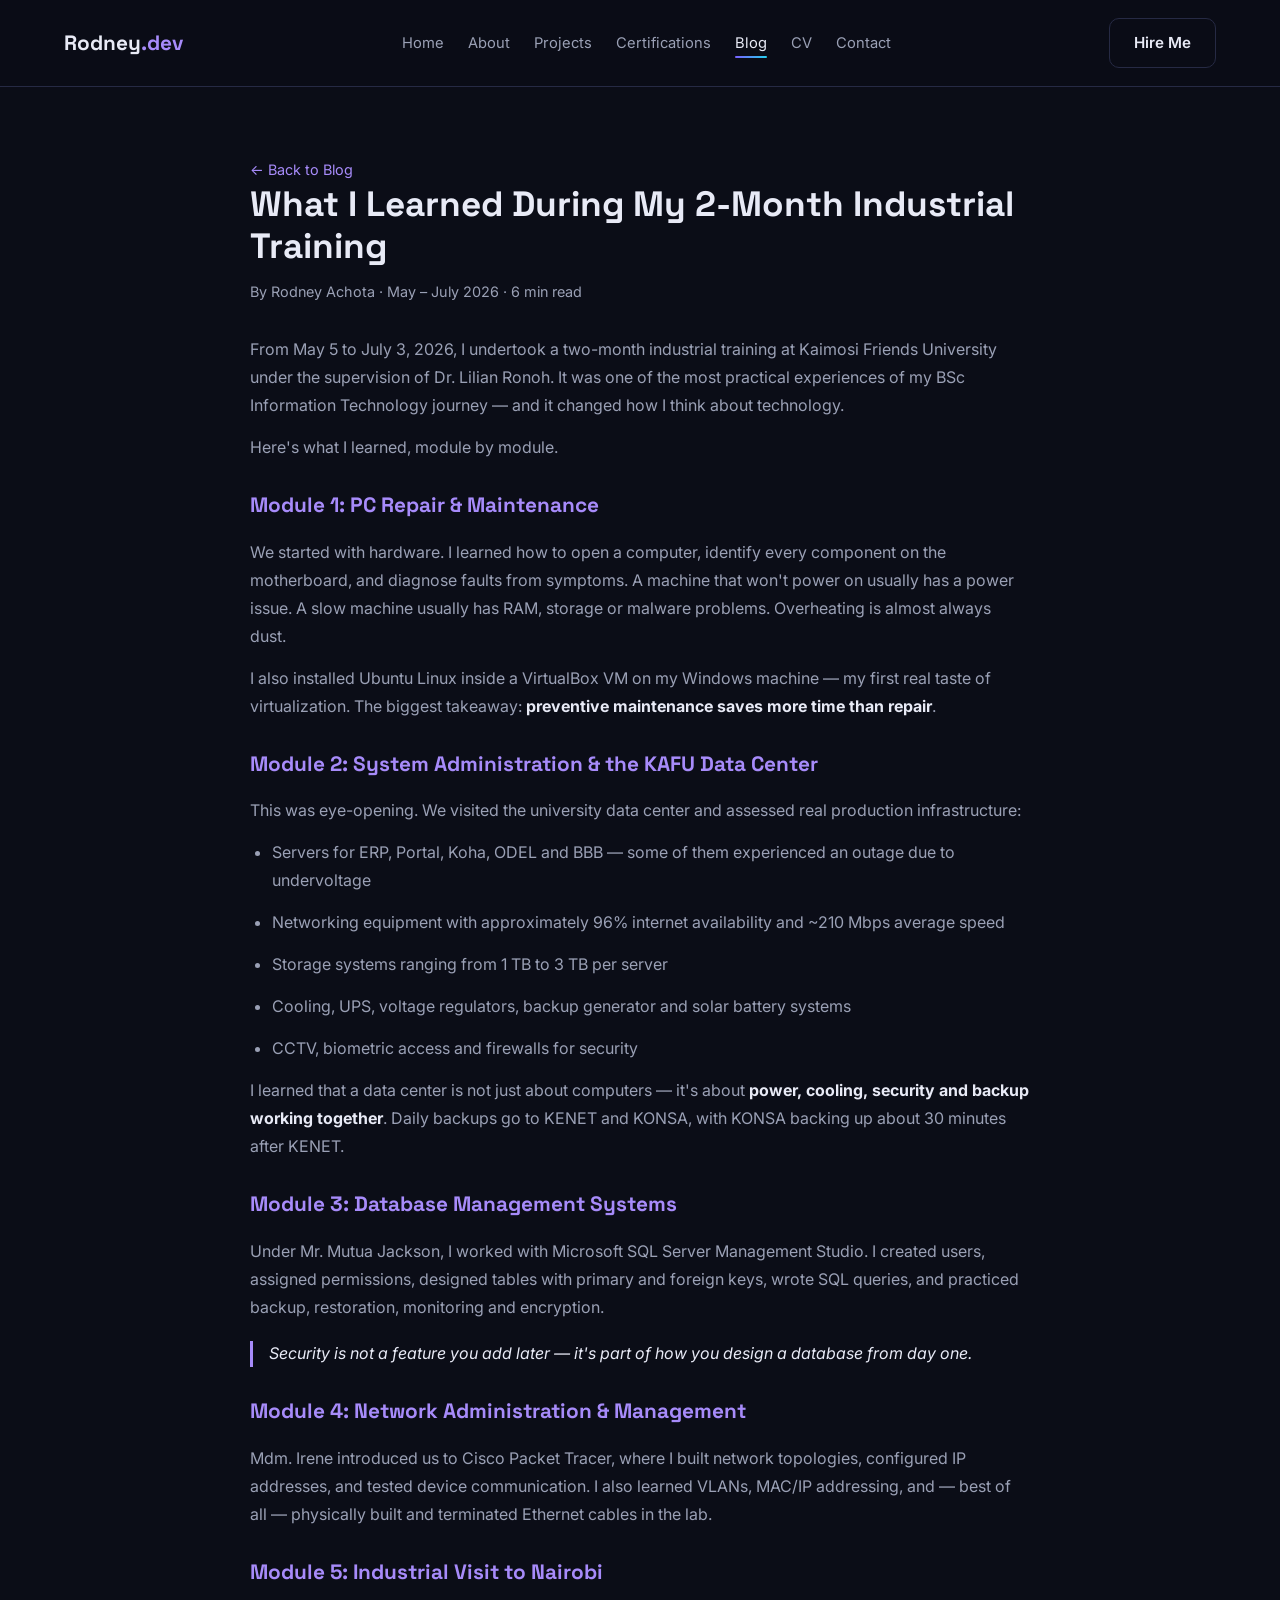
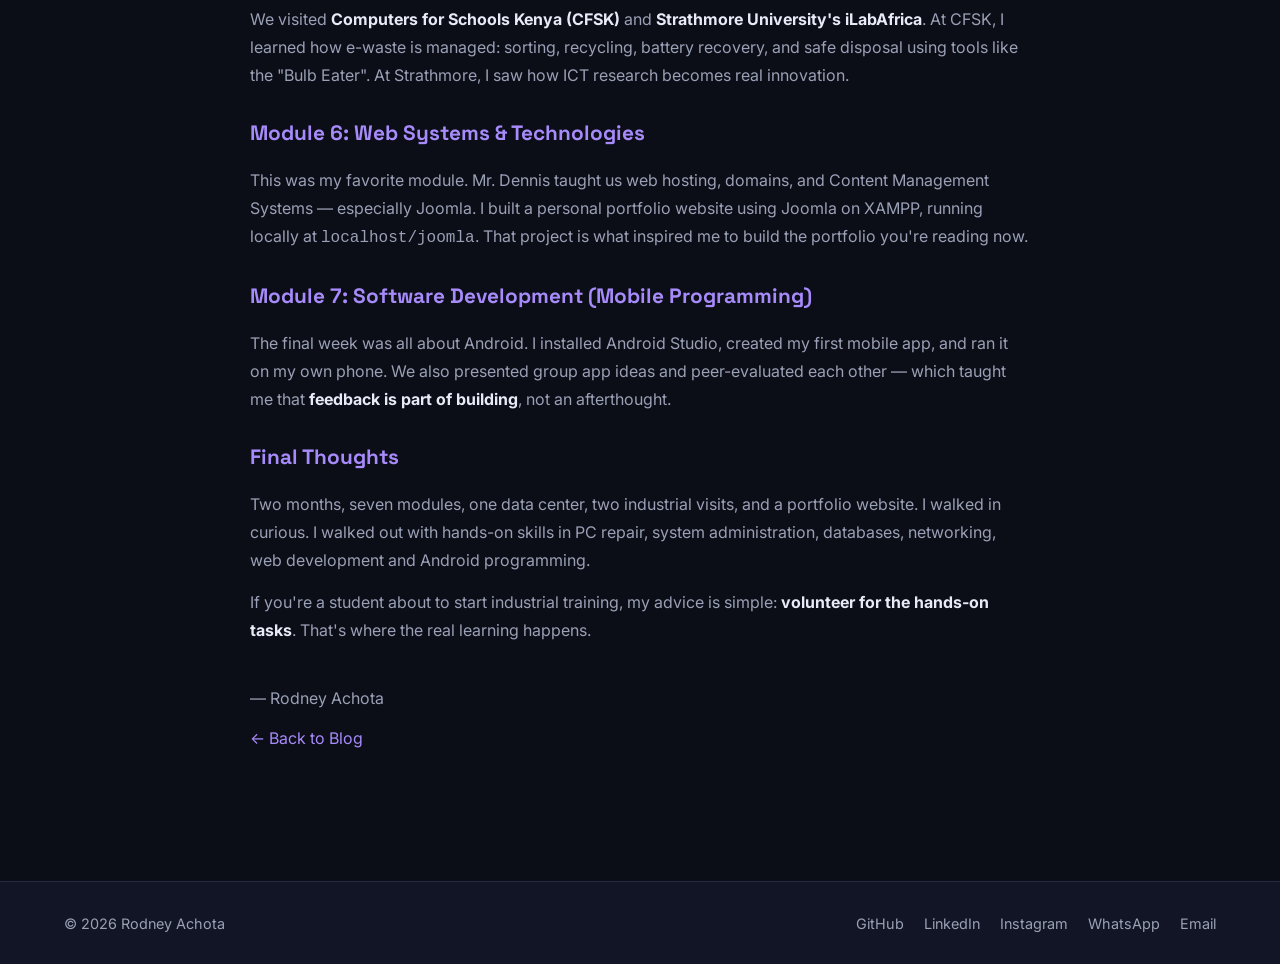
<file: blog-industrial-training.html>
<!DOCTYPE html>
<html lang="en">
<head>
  <meta charset="UTF-8" />
  <link rel="icon" type="image/png" href="images/favicon.png" />
  <meta name="viewport" content="width=device-width, initial-scale=1.0" />
  <title>What I Learned During My 2-Month Industrial Training | Rodney Achota</title>
  <meta name="description" content="Seven IT modules, one data center, and practical lessons in PC repair, system administration, databases, networking, web and Android development." />
  <link rel="stylesheet" href="css/style.css" />
  <link href="https://fonts.googleapis.com/css2?family=Inter:wght@300;400;600;800&family=Space+Grotesk:wght@500;700&display=swap" rel="stylesheet" />
  <style>
    .article { max-width: 780px; margin: 0 auto; }
    .article h1 { font-size: 2.2rem; margin-bottom: 12px; }
    .article .meta { color: var(--muted); font-size: 0.9rem; margin-bottom: 30px; }
    .article h2 { margin-top: 32px; color: var(--primary-2); font-size: 1.3rem; }
    .article p, .article li { color: var(--muted); margin-bottom: 14px; font-size: 1rem; line-height: 1.75; }
    .article ul { padding-left: 22px; }
    .article strong { color: var(--text); }
    .article blockquote { border-left: 3px solid var(--primary-2); padding-left: 16px; font-style: italic; color: var(--text); margin: 20px 0; }
  </style>
</head>
<body>
<header class="navbar">
  <div class="container nav-inner">
    <a href="index.html" class="logo">Rodney<span>.dev</span></a>
    <nav><ul class="nav-links">
      <li><a href="index.html">Home</a></li>
      <li><a href="about.html">About</a></li>
      <li><a href="projects.html">Projects</a></li>
      <li><a href="certifications.html">Certifications</a></li>
      <li><a href="blog.html" class="active">Blog</a></li>
      <li><a href="cv.html">CV</a></li>
      <li><a href="contact.html">Contact</a></li>
    </ul></nav>
    <a href="contact.html" class="btn btn-outline">Hire Me</a>
  </div>
</header>

<section class="section">
  <div class="container">
    <article class="article">
      <a href="blog.html" style="color: var(--primary-2); font-size: 0.9rem;">← Back to Blog</a>
      <h1>What I Learned During My 2-Month Industrial Training</h1>
      <p class="meta">By Rodney Achota · May – July 2026 · 6 min read</p>

      <p>From May 5 to July 3, 2026, I undertook a two-month industrial training at Kaimosi Friends University under the supervision of Dr. Lilian Ronoh. It was one of the most practical experiences of my BSc Information Technology journey — and it changed how I think about technology.</p>

      <p>Here's what I learned, module by module.</p>

      <h2>Module 1: PC Repair & Maintenance</h2>
      <p>We started with hardware. I learned how to open a computer, identify every component on the motherboard, and diagnose faults from symptoms. A machine that won't power on usually has a power issue. A slow machine usually has RAM, storage or malware problems. Overheating is almost always dust.</p>
      <p>I also installed Ubuntu Linux inside a VirtualBox VM on my Windows machine — my first real taste of virtualization. The biggest takeaway: <strong>preventive maintenance saves more time than repair</strong>.</p>

      <h2>Module 2: System Administration & the KAFU Data Center</h2>
      <p>This was eye-opening. We visited the university data center and assessed real production infrastructure:</p>
      <ul>
        <li>Servers for ERP, Portal, Koha, ODEL and BBB — some of them experienced an outage due to undervoltage</li>
        <li>Networking equipment with approximately 96% internet availability and ~210 Mbps average speed</li>
        <li>Storage systems ranging from 1 TB to 3 TB per server</li>
        <li>Cooling, UPS, voltage regulators, backup generator and solar battery systems</li>
        <li>CCTV, biometric access and firewalls for security</li>
      </ul>
      <p>I learned that a data center is not just about computers — it's about <strong>power, cooling, security and backup working together</strong>. Daily backups go to KENET and KONSA, with KONSA backing up about 30 minutes after KENET.</p>

      <h2>Module 3: Database Management Systems</h2>
      <p>Under Mr. Mutua Jackson, I worked with Microsoft SQL Server Management Studio. I created users, assigned permissions, designed tables with primary and foreign keys, wrote SQL queries, and practiced backup, restoration, monitoring and encryption.</p>
      <blockquote>Security is not a feature you add later — it's part of how you design a database from day one.</blockquote>

      <h2>Module 4: Network Administration & Management</h2>
      <p>Mdm. Irene introduced us to Cisco Packet Tracer, where I built network topologies, configured IP addresses, and tested device communication. I also learned VLANs, MAC/IP addressing, and — best of all — physically built and terminated Ethernet cables in the lab.</p>

      <h2>Module 5: Industrial Visit to Nairobi</h2>
      <p>We visited <strong>Computers for Schools Kenya (CFSK)</strong> and <strong>Strathmore University's iLabAfrica</strong>. At CFSK, I learned how e-waste is managed: sorting, recycling, battery recovery, and safe disposal using tools like the "Bulb Eater". At Strathmore, I saw how ICT research becomes real innovation.</p>

      <h2>Module 6: Web Systems & Technologies</h2>
      <p>This was my favorite module. Mr. Dennis taught us web hosting, domains, and Content Management Systems — especially Joomla. I built a personal portfolio website using Joomla on XAMPP, running locally at <code>localhost/joomla</code>. That project is what inspired me to build the portfolio you're reading now.</p>

      <h2>Module 7: Software Development (Mobile Programming)</h2>
      <p>The final week was all about Android. I installed Android Studio, created my first mobile app, and ran it on my own phone. We also presented group app ideas and peer-evaluated each other — which taught me that <strong>feedback is part of building</strong>, not an afterthought.</p>

      <h2>Final Thoughts</h2>
      <p>Two months, seven modules, one data center, two industrial visits, and a portfolio website. I walked in curious. I walked out with hands-on skills in PC repair, system administration, databases, networking, web development and Android programming.</p>
      <p>If you're a student about to start industrial training, my advice is simple: <strong>volunteer for the hands-on tasks</strong>. That's where the real learning happens.</p>

      <p style="margin-top: 40px;">— Rodney Achota</p>

      <a href="blog.html" style="color: var(--primary-2);">← Back to Blog</a>
    </article>
  </div>
</section>

<footer class="footer">
  <div class="container footer-inner">
    <p>© <span id="year"></span> Rodney Achota</p>
    <div class="footer-socials">
      <a href="https://github.com/sirikwa-jnr" target="_blank">GitHub</a>
      <a href="https://www.linkedin.com/in/rodney-achota-b06263335" target="_blank">LinkedIn</a>
      <a href="https://instagram.com/szoboszlairodney" target="_blank">Instagram</a>
      <a href="https://wa.me/254748725483" target="_blank">WhatsApp</a>
      <a href="mailto:achotarodney@gmail.com">Email</a>
    </div>
  </div>
</footer>
<script src="js/script.js"></script>
</body>
</html>
</file>
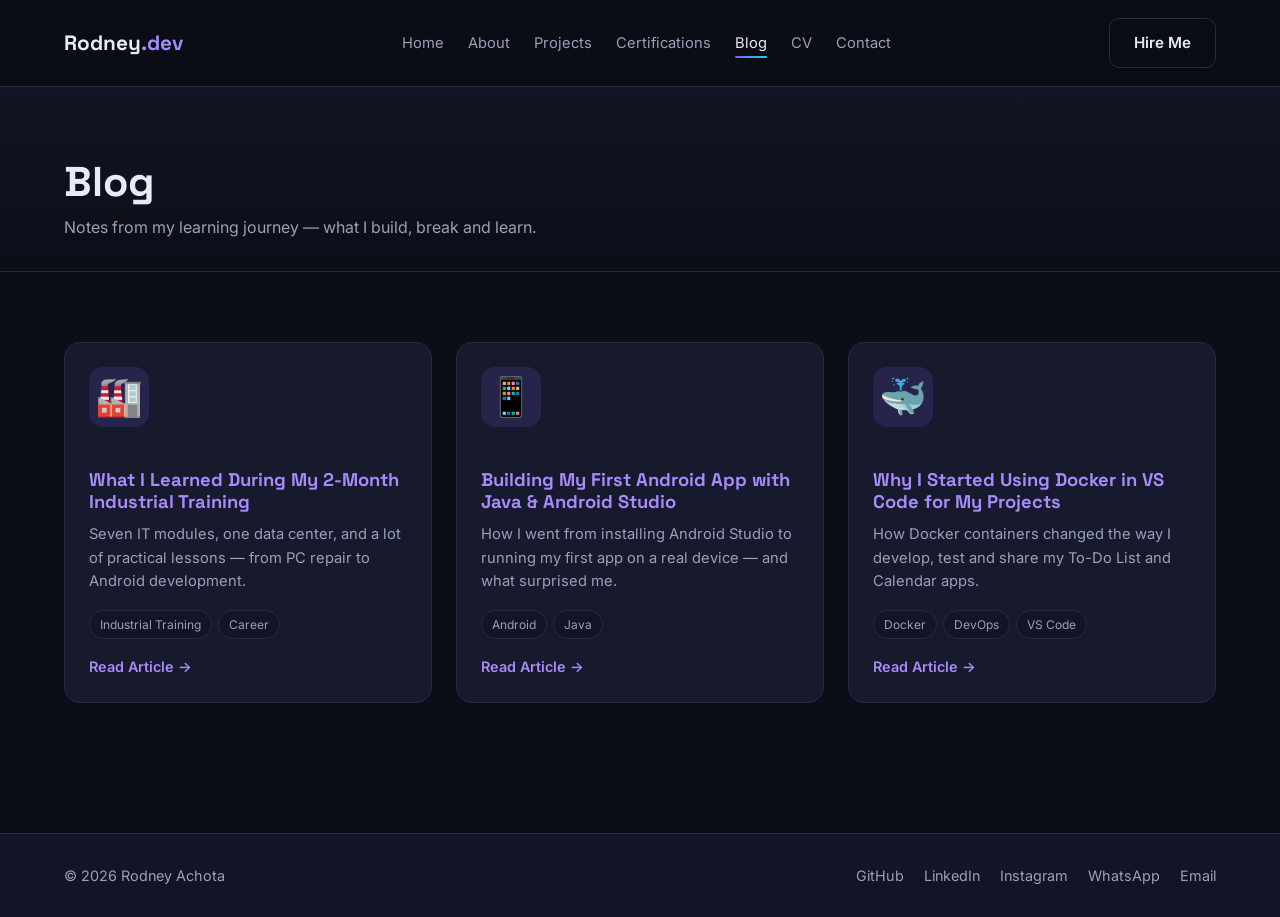
<file: blog.html>
<!DOCTYPE html>
<html lang="en">
<head>
  <meta charset="UTF-8" />
  <link rel="icon" type="image/png" href="images/favicon.png" />
  <meta name="viewport" content="width=device-width, initial-scale=1.0" />
  <title>Blog | Rodney Achota — Developer Notes & Learning Journey</title>
  <meta name="description" content="Developer notes and lessons from Rodney Achota — industrial training, Android development, Docker, web systems and software engineering." />
  <link rel="stylesheet" href="css/style.css" />
  <link href="https://fonts.googleapis.com/css2?family=Inter:wght@300;400;600;800&family=Space+Grotesk:wght@500;700&display=swap" rel="stylesheet" />
</head>
<body>
<header class="navbar">
  <div class="container nav-inner">
    <a href="index.html" class="logo">Rodney<span>.dev</span></a>
    <nav><ul class="nav-links">
      <li><a href="index.html">Home</a></li>
      <li><a href="about.html">About</a></li>
      <li><a href="projects.html">Projects</a></li>
      <li><a href="certifications.html">Certifications</a></li>
      <li><a href="blog.html" class="active">Blog</a></li>
      <li><a href="cv.html">CV</a></li>
      <li><a href="contact.html">Contact</a></li>
    </ul></nav>
    <a href="contact.html" class="btn btn-outline">Hire Me</a>
  </div>
</header>

<section class="page-header">
  <div class="container">
    <h1>Blog</h1>
    <p>Notes from my learning journey — what I build, break and learn.</p>
  </div>
</section>

<section class="section">
  <div class="container">
    <div class="projects-grid">

      <article class="project-card">
        <div class="project-thumb">🏭</div>
        <h3>What I Learned During My 2-Month Industrial Training</h3>
        <p>Seven IT modules, one data center, and a lot of practical lessons — from PC repair to Android development.</p>
        <div class="tags"><span>Industrial Training</span><span>Career</span></div>
        <div class="project-links">
          <a href="blog-industrial-training.html">Read Article →</a>
        </div>
      </article>

      <article class="project-card">
        <div class="project-thumb">📱</div>
        <h3>Building My First Android App with Java & Android Studio</h3>
        <p>How I went from installing Android Studio to running my first app on a real device — and what surprised me.</p>
        <div class="tags"><span>Android</span><span>Java</span></div>
        <div class="project-links">
          <a href="blog-android-app.html">Read Article →</a>
        </div>
      </article>

      <article class="project-card">
        <div class="project-thumb">🐳</div>
        <h3>Why I Started Using Docker in VS Code for My Projects</h3>
        <p>How Docker containers changed the way I develop, test and share my To-Do List and Calendar apps.</p>
        <div class="tags"><span>Docker</span><span>DevOps</span><span>VS Code</span></div>
        <div class="project-links">
          <a href="blog-docker-dev.html">Read Article →</a>
        </div>
      </article>

    </div>
  </div>
</section>

<footer class="footer">
  <div class="container footer-inner">
    <p>© <span id="year"></span> Rodney Achota</p>
    <div class="footer-socials">
      <a href="https://github.com/sirikwa-jnr" target="_blank">GitHub</a>
      <a href="https://www.linkedin.com/in/rodney-achota-b06263335" target="_blank">LinkedIn</a>
      <a href="https://instagram.com/szoboszlairodney" target="_blank">Instagram</a>
      <a href="https://wa.me/254748725483" target="_blank">WhatsApp</a>
      <a href="mailto:achotarodney@gmail.com">Email</a>
    </div>
  </div>
</footer>
<script src="js/script.js"></script>
</body>
</html>
</file>
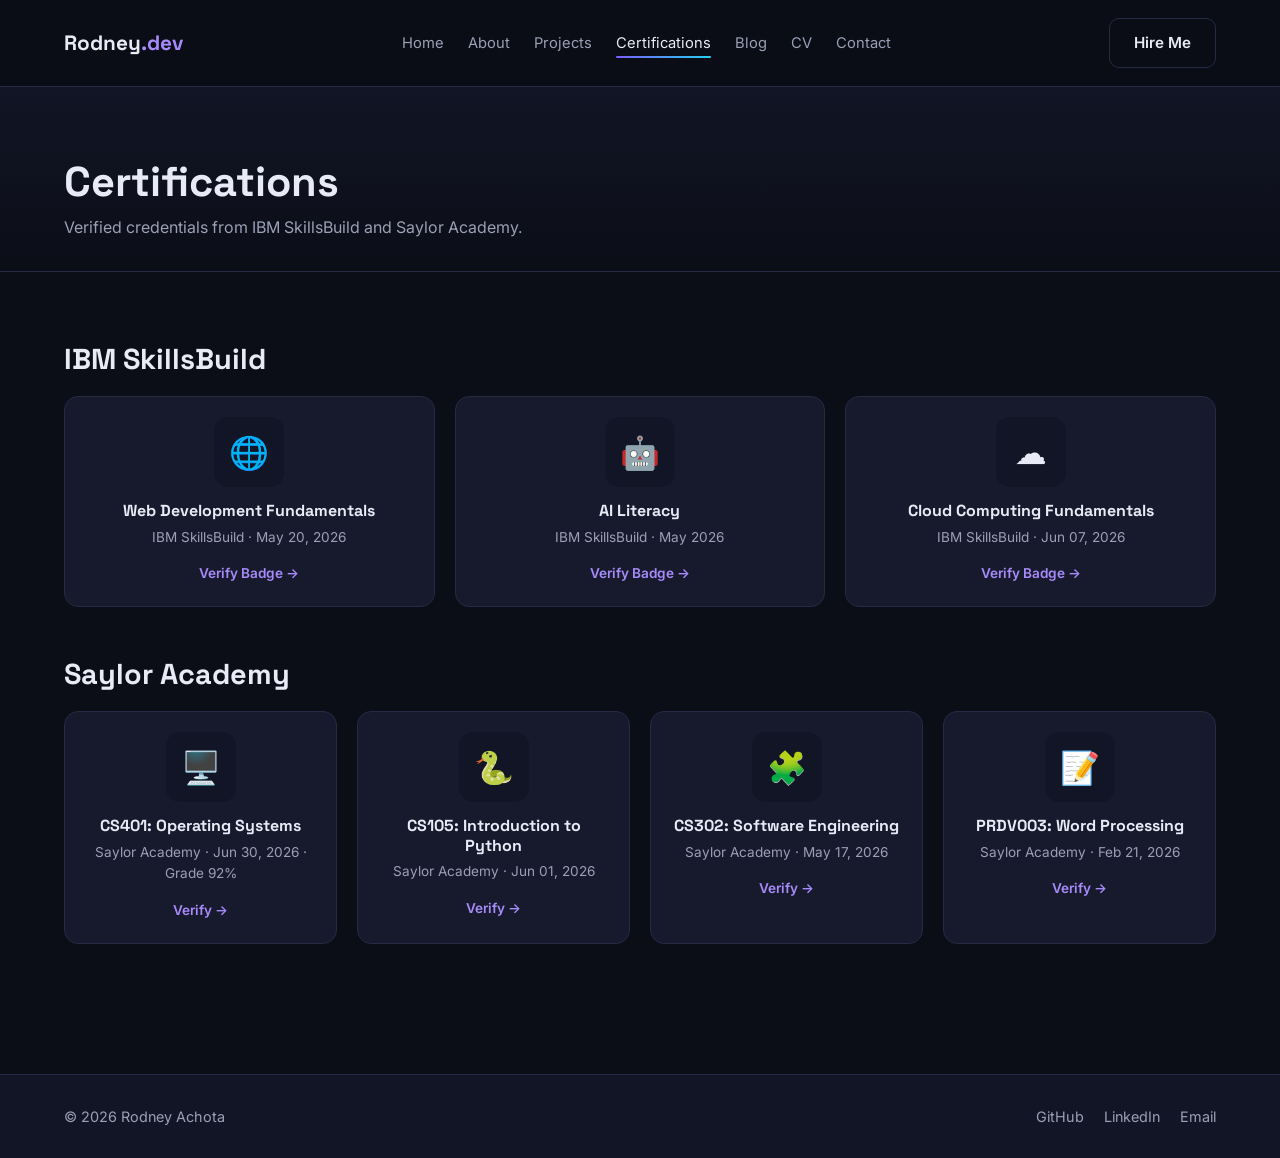
<file: certifications.html>
<!DOCTYPE html>
<html lang="en">
<head>
  <meta charset="UTF-8" />
  <link rel="icon" type="image/png" href="images/favicon.png" />
  <meta name="viewport" content="width=device-width, initial-scale=1.0" />
  <title>Certifications | Rodney Achota — IBM & Saylor Academy</title>
  <meta name="description" content="IBM SkillsBuild and Saylor Academy certifications earned by Rodney Achota — Web Development, AI Literacy, Cloud Computing, Operating Systems, Python and Software Engineering." />
  <link rel="stylesheet" href="css/style.css" />
  <link href="https://fonts.googleapis.com/css2?family=Inter:wght@300;400;600;800&family=Space+Grotesk:wght@500;700&display=swap" rel="stylesheet" />
</head>
<body>
<header class="navbar">
  <div class="container nav-inner">
    <a href="index.html" class="logo">Rodney<span>.dev</span></a>
    <nav><ul class="nav-links">
      <li><a href="index.html">Home</a></li>
      <li><a href="about.html">About</a></li>
      <li><a href="projects.html">Projects</a></li>
      <li><a href="certifications.html" class="active">Certifications</a></li>
      <li><a href="blog.html">Blog</a></li>
      <li><a href="cv.html">CV</a></li>
      <li><a href="contact.html">Contact</a></li>
    </ul></nav>
    <a href="contact.html" class="btn btn-outline">Hire Me</a>
  </div>
</header>

<section class="page-header">
  <div class="container">
    <h1>Certifications</h1>
    <p>Verified credentials from IBM SkillsBuild and Saylor Academy.</p>
  </div>
</section>

<section class="section">
  <div class="container">
    <h2>IBM SkillsBuild</h2>
    <div class="certs-grid">
      <div class="cert-card">
        <div class="cert-badge">🌐</div>
        <h4>Web Development Fundamentals</h4>
        <p>IBM SkillsBuild · May 20, 2026</p>
        <a href="https://www.credly.com/badges/15963ff6-2349-4744-939c-78c1707f466b" target="_blank">Verify Badge →</a>
      </div>
      <div class="cert-card">
        <div class="cert-badge">🤖</div>
        <h4>AI Literacy</h4>
        <p>IBM SkillsBuild · May 2026</p>
        <a href="#" target="_blank">Verify Badge →</a>
      </div>
      <div class="cert-card">
        <div class="cert-badge">☁️</div>
        <h4>Cloud Computing Fundamentals</h4>
        <p>IBM SkillsBuild · Jun 07, 2026</p>
        <a href="https://www.credly.com/badges/71813791-3ed2-41ed-8019-f173f5565ab9" target="_blank">Verify Badge →</a>
      </div>
    </div>

    <h2 style="margin-top: 50px;">Saylor Academy</h2>
    <div class="certs-grid">
      <div class="cert-card">
        <div class="cert-badge">🖥️</div>
        <h4>CS401: Operating Systems</h4>
        <p>Saylor Academy · Jun 30, 2026 · Grade 92%</p>
        <a href="#" target="_blank">Verify →</a>
      </div>
      <div class="cert-card">
        <div class="cert-badge">🐍</div>
        <h4>CS105: Introduction to Python</h4>
        <p>Saylor Academy · Jun 01, 2026</p>
        <a href="#" target="_blank">Verify →</a>
      </div>
      <div class="cert-card">
        <div class="cert-badge">🧩</div>
        <h4>CS302: Software Engineering</h4>
        <p>Saylor Academy · May 17, 2026</p>
        <a href="#" target="_blank">Verify →</a>
      </div>
      <div class="cert-card">
        <div class="cert-badge">📝</div>
        <h4>PRDV003: Word Processing</h4>
        <p>Saylor Academy · Feb 21, 2026</p>
        <a href="#" target="_blank">Verify →</a>
      </div>
    </div>
  </div>
</section>

<footer class="footer">
  <div class="container footer-inner">
    <p>© <span id="year"></span> Rodney Achota</p>
    <div class="footer-socials">
      <a href="https://github.com/sirikwa-jnr" target="_blank">GitHub</a>
      <a href="https://www.linkedin.com/in/rodney-achota-b06263335" target="_blank">LinkedIn</a>
      <a href="mailto:achotarodney@gmail.com">Email</a>
    </div>
  </div>
</footer>
<script src="js/script.js"></script>
</body>
</html>
</file>
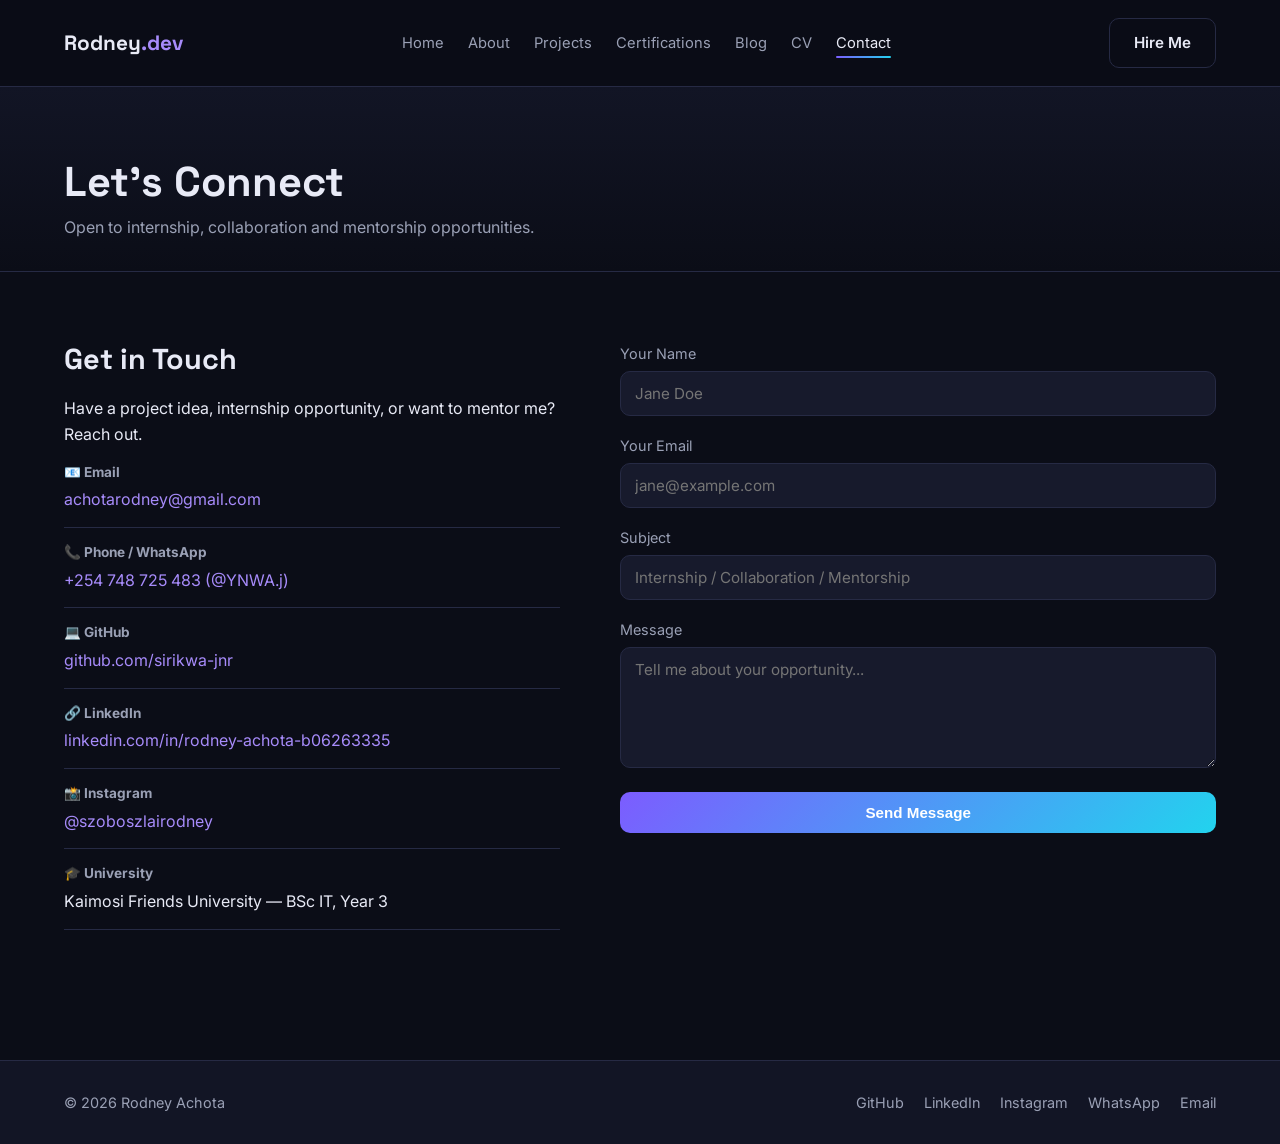
<file: contact.html>
<!DOCTYPE html>
<html lang="en">
<head>
  <meta charset="UTF-8" />
  <link rel="icon" type="image/png" href="images/favicon.png" />
  <meta name="viewport" content="width=device-width, initial-scale=1.0" />
  <title>Contact Rodney Achota | Let's Work Together</title>
   <!-- Social Media Sharing Tags for About Page -->
<meta property="og:title" content="Contact Rodney Achota" />
<meta property="og:description" content="Get in touch with Rodney Achota for internship, collaboration, or mentorship opportunities." />
<meta property="og:image" content="https://rodney-achota-portfolio.vercel.app/images/og-image.jpg" />
<meta property="og:image:width" content="1200" />
<meta property="og:image:height" content="630" />
<meta property="og:type" content="website" />
<meta name="twitter:card" content="summary_large_image" />
<meta name="twitter:image" content="https://rodney-achota-portfolio.vercel.app/images/og-image.jpg" />
  <meta name="description" content="Contact Rodney Achota for internship, collaboration, mentorship or development opportunities." />
  <link rel="stylesheet" href="css/style.css" />
  <link href="https://fonts.googleapis.com/css2?family=Inter:wght@300;400;600;800&family=Space+Grotesk:wght@500;700&display=swap" rel="stylesheet" />
</head>
<body>
<header class="navbar">
  <div class="container nav-inner">
    <a href="index.html" class="logo">Rodney<span>.dev</span></a>
    <nav><ul class="nav-links">
      <li><a href="index.html">Home</a></li>
      <li><a href="about.html">About</a></li>
      <li><a href="projects.html">Projects</a></li>
      <li><a href="certifications.html">Certifications</a></li>
      <li><a href="blog.html">Blog</a></li>
      <li><a href="cv.html">CV</a></li>
      <li><a href="contact.html" class="active">Contact</a></li>
    </ul></nav>
    <a href="contact.html" class="btn btn-outline">Hire Me</a>
  </div>
</header>

<section class="page-header">
  <div class="container">
    <h1>Let's Connect</h1>
    <p>Open to internship, collaboration and mentorship opportunities.</p>
  </div>
</section>

<section class="section">
  <div class="container contact-grid">
    <div>
      <h2>Get in Touch</h2>
      <p>Have a project idea, internship opportunity, or want to mentor me? Reach out.</p>

      <div class="contact-item">
        <strong>📧 Email</strong>
        <a href="mailto:achotarodney@gmail.com">achotarodney@gmail.com</a>
      </div>
      <div class="contact-item">
        <strong>📞 Phone / WhatsApp</strong>
        <a href="https://wa.me/254748725483" target="_blank">+254 748 725 483 (@YNWA.j)</a>
      </div>
      <div class="contact-item">
        <strong>💻 GitHub</strong>
        <a href="https://github.com/sirikwa-jnr" target="_blank">github.com/sirikwa-jnr</a>
      </div>
      <div class="contact-item">
        <strong>🔗 LinkedIn</strong>
        <a href="https://www.linkedin.com/in/rodney-achota-b06263335" target="_blank">linkedin.com/in/rodney-achota-b06263335</a>
      </div>
      <div class="contact-item">
        <strong>📸 Instagram</strong>
        <a href="https://instagram.com/szoboszlairodney" target="_blank">@szoboszlairodney</a>
      </div>
      <div class="contact-item">
        <strong>🎓 University</strong>
        <span>Kaimosi Friends University — BSc IT, Year 3</span>
      </div>
    </div>

    <form class="contact-form" onsubmit="handleSubmit(event)">
      <label>Your Name
        <input type="text" required placeholder="Jane Doe" />
      </label>
      <label>Your Email
        <input type="email" required placeholder="jane@example.com" />
      </label>
      <label>Subject
        <input type="text" required placeholder="Internship / Collaboration / Mentorship" />
      </label>
      <label>Message
        <textarea rows="5" required placeholder="Tell me about your opportunity..."></textarea>
      </label>
      <button type="submit" class="btn btn-primary">Send Message</button>
      <p id="form-status" class="form-status"></p>
    </form>
  </div>
</section>

<footer class="footer">
  <div class="container footer-inner">
    <p>© <span id="year"></span> Rodney Achota</p>
    <div class="footer-socials">
      <a href="https://github.com/sirikwa-jnr" target="_blank">GitHub</a>
      <a href="https://www.linkedin.com/in/rodney-achota-b06263335" target="_blank">LinkedIn</a>
      <a href="https://instagram.com/szoboszlairodney" target="_blank">Instagram</a>
      <a href="https://wa.me/254748725483" target="_blank">WhatsApp</a>
      <a href="mailto:achotarodney@gmail.com">Email</a>
    </div>
  </div>
</footer>
<script src="js/script.js"></script>
</body>
</html>
</file>
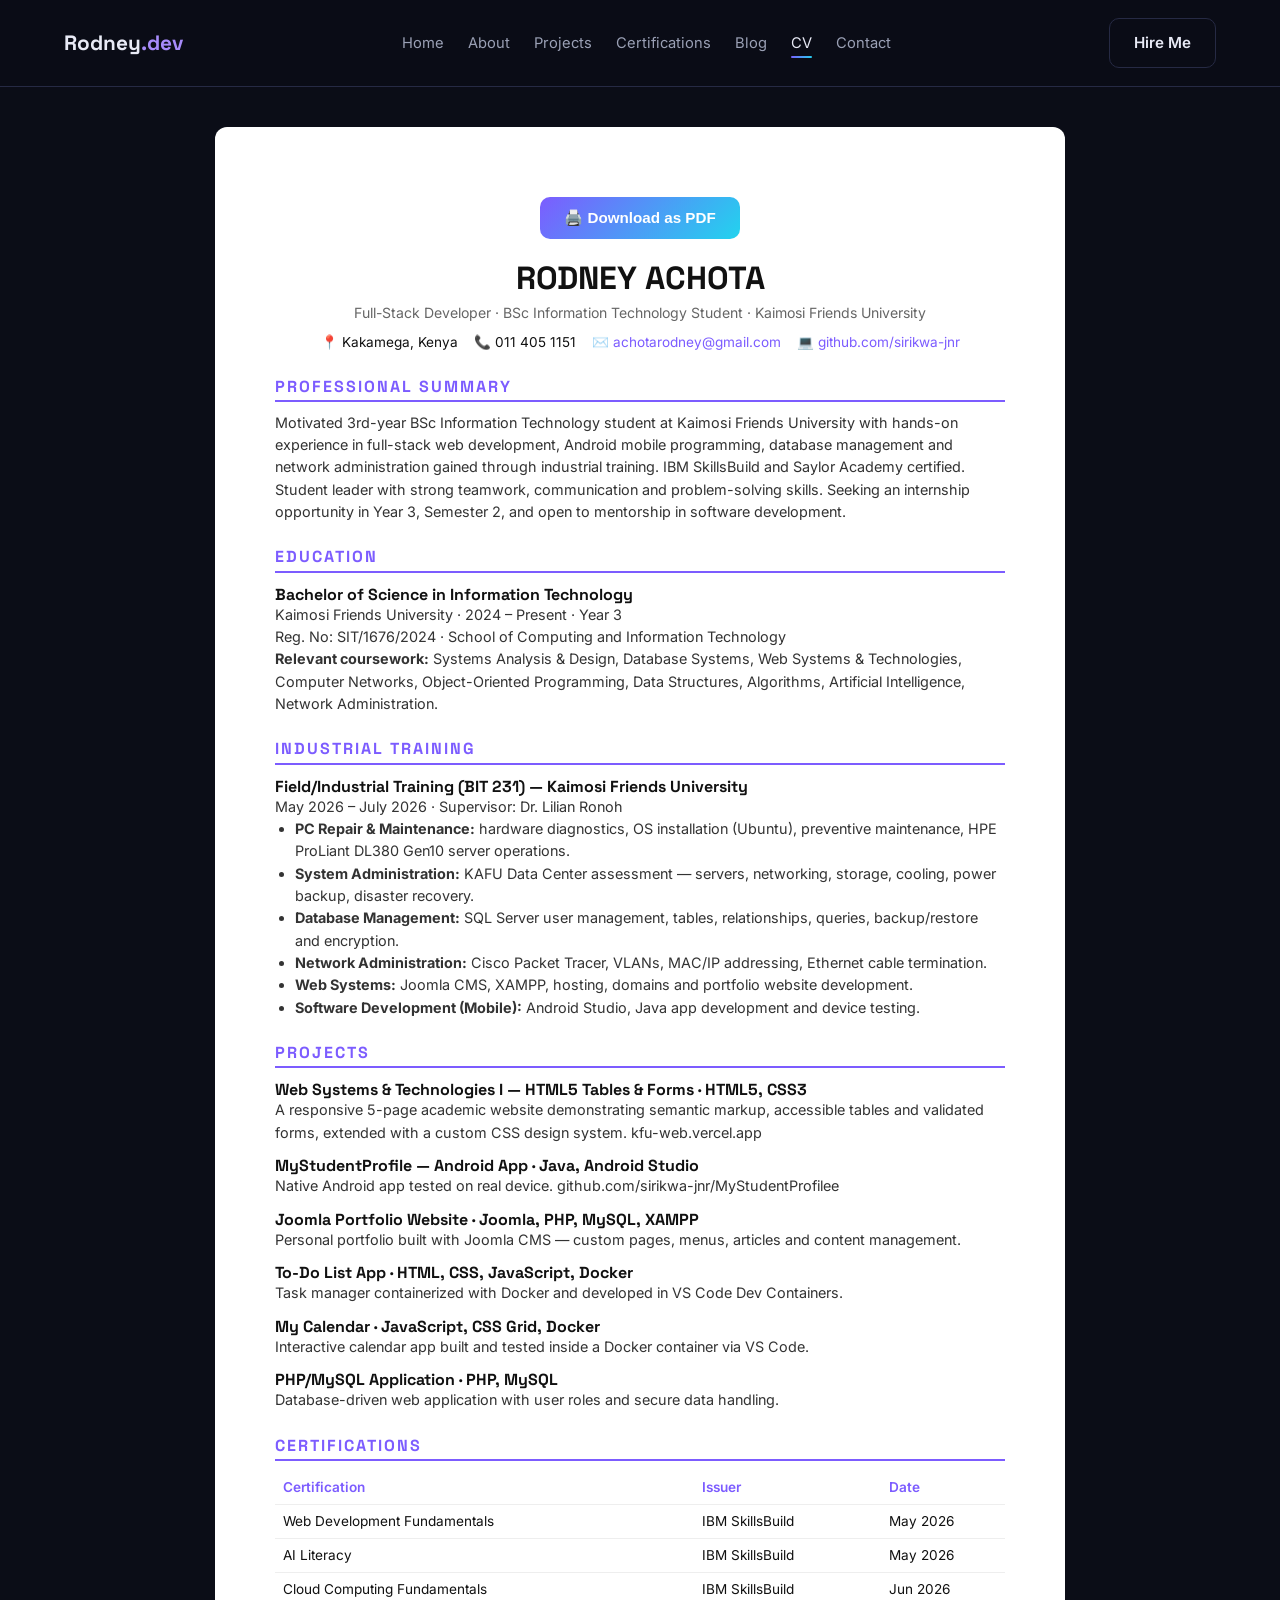
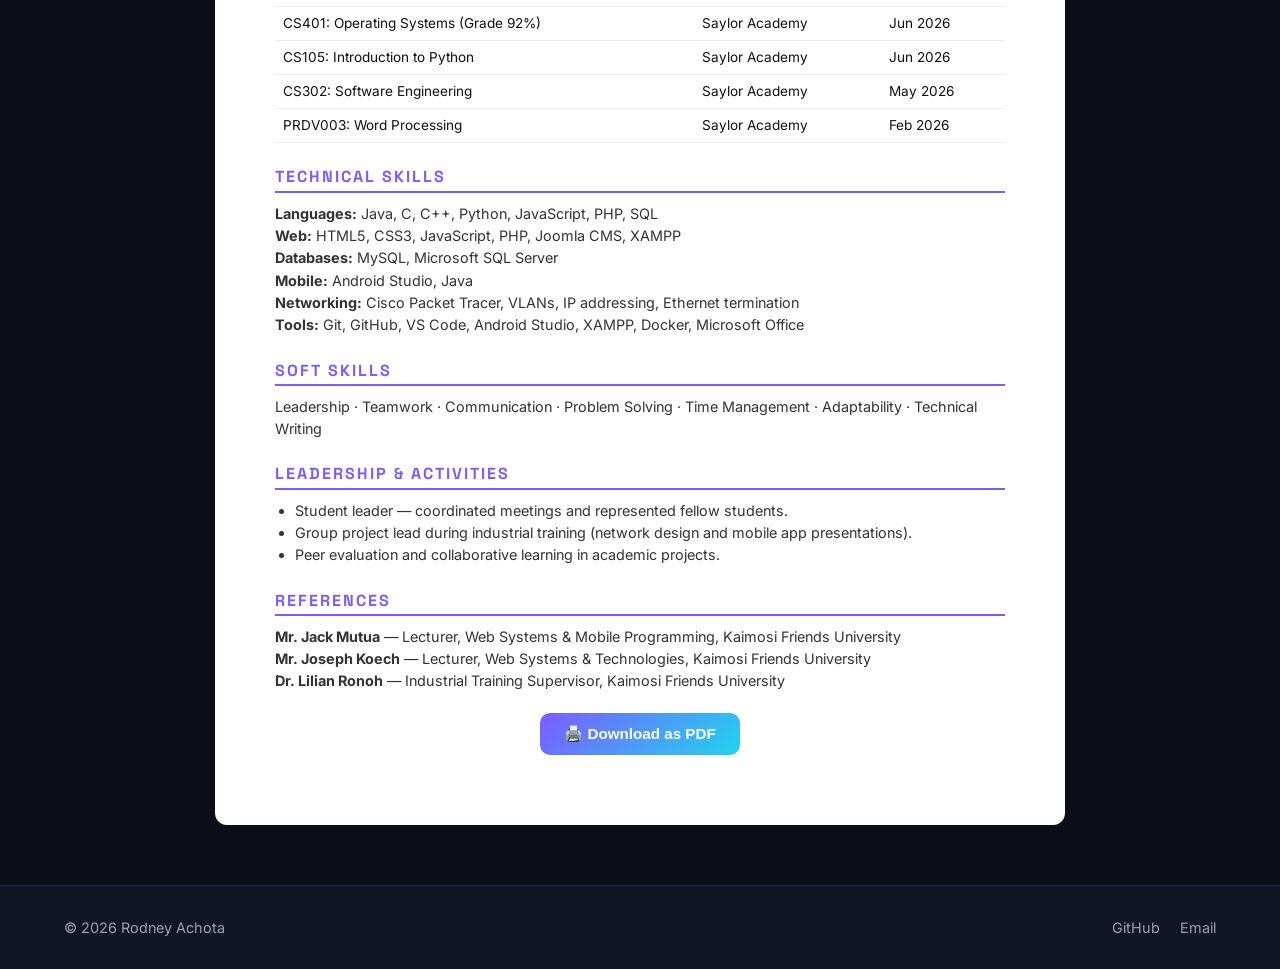
<file: cv.html>
<!DOCTYPE html>
<html lang="en">
<head>
  <meta charset="UTF-8" />
  <link rel="icon" type="image/png" href="images/favicon.png" />
  <meta name="viewport" content="width=device-width, initial-scale=1.0" />
  <title>Rodney Achota — Curriculum Vitae</title>
  <meta name="description" content="CV of Rodney Achota — Full-Stack Developer & BSc IT Student at Kaimosi Friends University." />
  <meta property="og:title" content="Rodney Achota — Curriculum Vitae" />
  <meta property="og:description" content="CV of Rodney Achota — Full-Stack Developer & BSc IT Student at Kaimosi Friends University." />
  <meta property="og:image" content="https://rodney-achota-portfolio.vercel.app/images/og-image.png" />
  <meta property="og:image:width" content="1200" />
  <meta property="og:image:height" content="630" />
  <meta property="og:type" content="website" />
  <meta name="twitter:card" content="summary_large_image" />
  <meta name="twitter:image" content="https://rodney-achota-portfolio.vercel.app/images/og-image.png" />
  <link rel="stylesheet" href="css/style.css" />
  <link href="https://fonts.googleapis.com/css2?family=Inter:wght@300;400;600;800&family=Space+Grotesk:wght@500;700&display=swap" rel="stylesheet" />
</head>
<body>
<header class="navbar">
  <div class="container nav-inner">
    <a href="index.html" class="logo">Rodney<span>.dev</span></a>
    <nav><ul class="nav-links">
      <li><a href="index.html">Home</a></li>
      <li><a href="about.html">About</a></li>
      <li><a href="projects.html">Projects</a></li>
      <li><a href="certifications.html">Certifications</a></li>
      <li><a href="blog.html">Blog</a></li>
      <li><a href="cv.html" class="active">CV</a></li>
      <li><a href="contact.html">Contact</a></li>
    </ul></nav>
    <a href="contact.html" class="btn btn-outline">Hire Me</a>
  </div>
</header>

<div class="cv-page">
  <div class="cv-actions">
    <button class="btn btn-primary" onclick="window.print()">🖨️ Download as PDF</button>
  </div>

  <div class="cv-header">
    <h1>RODNEY ACHOTA</h1>
    <p>Full-Stack Developer · BSc Information Technology Student · Kaimosi Friends University</p>
    <div class="cv-contact">
      <span>📍 Kakamega, Kenya</span>
      <span>📞 011 405 1151</span>
      <span>✉️ <a href="mailto:achotarodney@gmail.com">achotarodney@gmail.com</a></span>
      <span>💻 <a href="https://github.com/sirikwa-jnr">github.com/sirikwa-jnr</a></span>
    </div>
  </div>

  <h2>Professional Summary</h2>
  <p>Motivated 3rd-year BSc Information Technology student at Kaimosi Friends University with hands-on experience in full-stack web development, Android mobile programming, database management and network administration gained through industrial training. IBM SkillsBuild and Saylor Academy certified. Student leader with strong teamwork, communication and problem-solving skills. Seeking an internship opportunity in Year 3, Semester 2, and open to mentorship in software development.</p>

  <h2>Education</h2>
  <h3>Bachelor of Science in Information Technology</h3>
  <p>Kaimosi Friends University · 2024 – Present · Year 3</p>
  <p>Reg. No: SIT/1676/2024 · School of Computing and Information Technology</p>
  <p><strong>Relevant coursework:</strong> Systems Analysis & Design, Database Systems, Web Systems & Technologies, Computer Networks, Object-Oriented Programming, Data Structures, Algorithms, Artificial Intelligence, Network Administration.</p>

  <h2>Industrial Training</h2>
  <h3>Field/Industrial Training (BIT 231) — Kaimosi Friends University</h3>
  <p>May 2026 – July 2026 · Supervisor: Dr. Lilian Ronoh</p>
  <ul>
    <li><strong>PC Repair & Maintenance:</strong> hardware diagnostics, OS installation (Ubuntu), preventive maintenance, HPE ProLiant DL380 Gen10 server operations.</li>
    <li><strong>System Administration:</strong> KAFU Data Center assessment — servers, networking, storage, cooling, power backup, disaster recovery.</li>
    <li><strong>Database Management:</strong> SQL Server user management, tables, relationships, queries, backup/restore and encryption.</li>
    <li><strong>Network Administration:</strong> Cisco Packet Tracer, VLANs, MAC/IP addressing, Ethernet cable termination.</li>
    <li><strong>Web Systems:</strong> Joomla CMS, XAMPP, hosting, domains and portfolio website development.</li>
    <li><strong>Software Development (Mobile):</strong> Android Studio, Java app development and device testing.</li>
  </ul>

  <h2>Projects</h2>

  <h3>Web Systems &amp; Technologies I — HTML5 Tables &amp; Forms · HTML5, CSS3</h3>
<p>
  A responsive 5-page academic website demonstrating semantic markup, accessible tables
  and validated forms, extended with a custom CSS design system.
  <a href="https://kfu-web.vercel.app">kfu-web.vercel.app</a>
</p>
  <h3>MyStudentProfile — Android App · Java, Android Studio</h3>
  <p>Native Android app tested on real device. <a href="https://github.com/sirikwa-jnr/MyStudentProfilee">github.com/sirikwa-jnr/MyStudentProfilee</a></p>

  <h3>Joomla Portfolio Website · Joomla, PHP, MySQL, XAMPP</h3>
  <p>Personal portfolio built with Joomla CMS — custom pages, menus, articles and content management.</p>

  <h3>To-Do List App · HTML, CSS, JavaScript, Docker</h3>
  <p>Task manager containerized with Docker and developed in VS Code Dev Containers.</p>

  <h3>My Calendar · JavaScript, CSS Grid, Docker</h3>
  <p>Interactive calendar app built and tested inside a Docker container via VS Code.</p>

  <h3>PHP/MySQL Application · PHP, MySQL</h3>
  <p>Database-driven web application with user roles and secure data handling.</p>

  <h2>Certifications</h2>
  <table>
    <tr><th>Certification</th><th>Issuer</th><th>Date</th></tr>
    <tr><td>Web Development Fundamentals</td><td>IBM SkillsBuild</td><td>May 2026</td></tr>
    <tr><td>AI Literacy</td><td>IBM SkillsBuild</td><td>May 2026</td></tr>
    <tr><td>Cloud Computing Fundamentals</td><td>IBM SkillsBuild</td><td>Jun 2026</td></tr>
    <tr><td>CS401: Operating Systems (Grade 92%)</td><td>Saylor Academy</td><td>Jun 2026</td></tr>
    <tr><td>CS105: Introduction to Python</td><td>Saylor Academy</td><td>Jun 2026</td></tr>
    <tr><td>CS302: Software Engineering</td><td>Saylor Academy</td><td>May 2026</td></tr>
    <tr><td>PRDV003: Word Processing</td><td>Saylor Academy</td><td>Feb 2026</td></tr>
  </table>

  <h2>Technical Skills</h2>
  <p><strong>Languages:</strong> Java, C, C++, Python, JavaScript, PHP, SQL</p>
  <p><strong>Web:</strong> HTML5, CSS3, JavaScript, PHP, Joomla CMS, XAMPP</p>
  <p><strong>Databases:</strong> MySQL, Microsoft SQL Server</p>
  <p><strong>Mobile:</strong> Android Studio, Java</p>
  <p><strong>Networking:</strong> Cisco Packet Tracer, VLANs, IP addressing, Ethernet termination</p>
  <p><strong>Tools:</strong> Git, GitHub, VS Code, Android Studio, XAMPP, Docker, Microsoft Office</p>

  <h2>Soft Skills</h2>
  <p>Leadership · Teamwork · Communication · Problem Solving · Time Management · Adaptability · Technical Writing</p>

  <h2>Leadership & Activities</h2>
  <ul>
    <li>Student leader — coordinated meetings and represented fellow students.</li>
    <li>Group project lead during industrial training (network design and mobile app presentations).</li>
    <li>Peer evaluation and collaborative learning in academic projects.</li>
  </ul>

  <h2>References</h2>
  <p><strong>Mr. Jack Mutua</strong> — Lecturer, Web Systems & Mobile Programming, Kaimosi Friends University</p>
  <p><strong>Mr. Joseph Koech</strong> — Lecturer, Web Systems & Technologies, Kaimosi Friends University</p>
  <p><strong>Dr. Lilian Ronoh</strong> — Industrial Training Supervisor, Kaimosi Friends University</p>

  <div class="cv-actions">
    <button class="btn btn-primary" onclick="window.print()">🖨️ Download as PDF</button>
  </div>
</div>

<footer class="footer">
  <div class="container footer-inner">
    <p>© <span id="year"></span> Rodney Achota</p>
    <div class="footer-socials">
      <a href="https://github.com/sirikwa-jnr" target="_blank">GitHub</a>
      <a href="mailto:achotarodney@gmail.com">Email</a>
    </div>
  </div>
</footer>
<script src="js/script.js"></script>
</body>
</html>
</file>
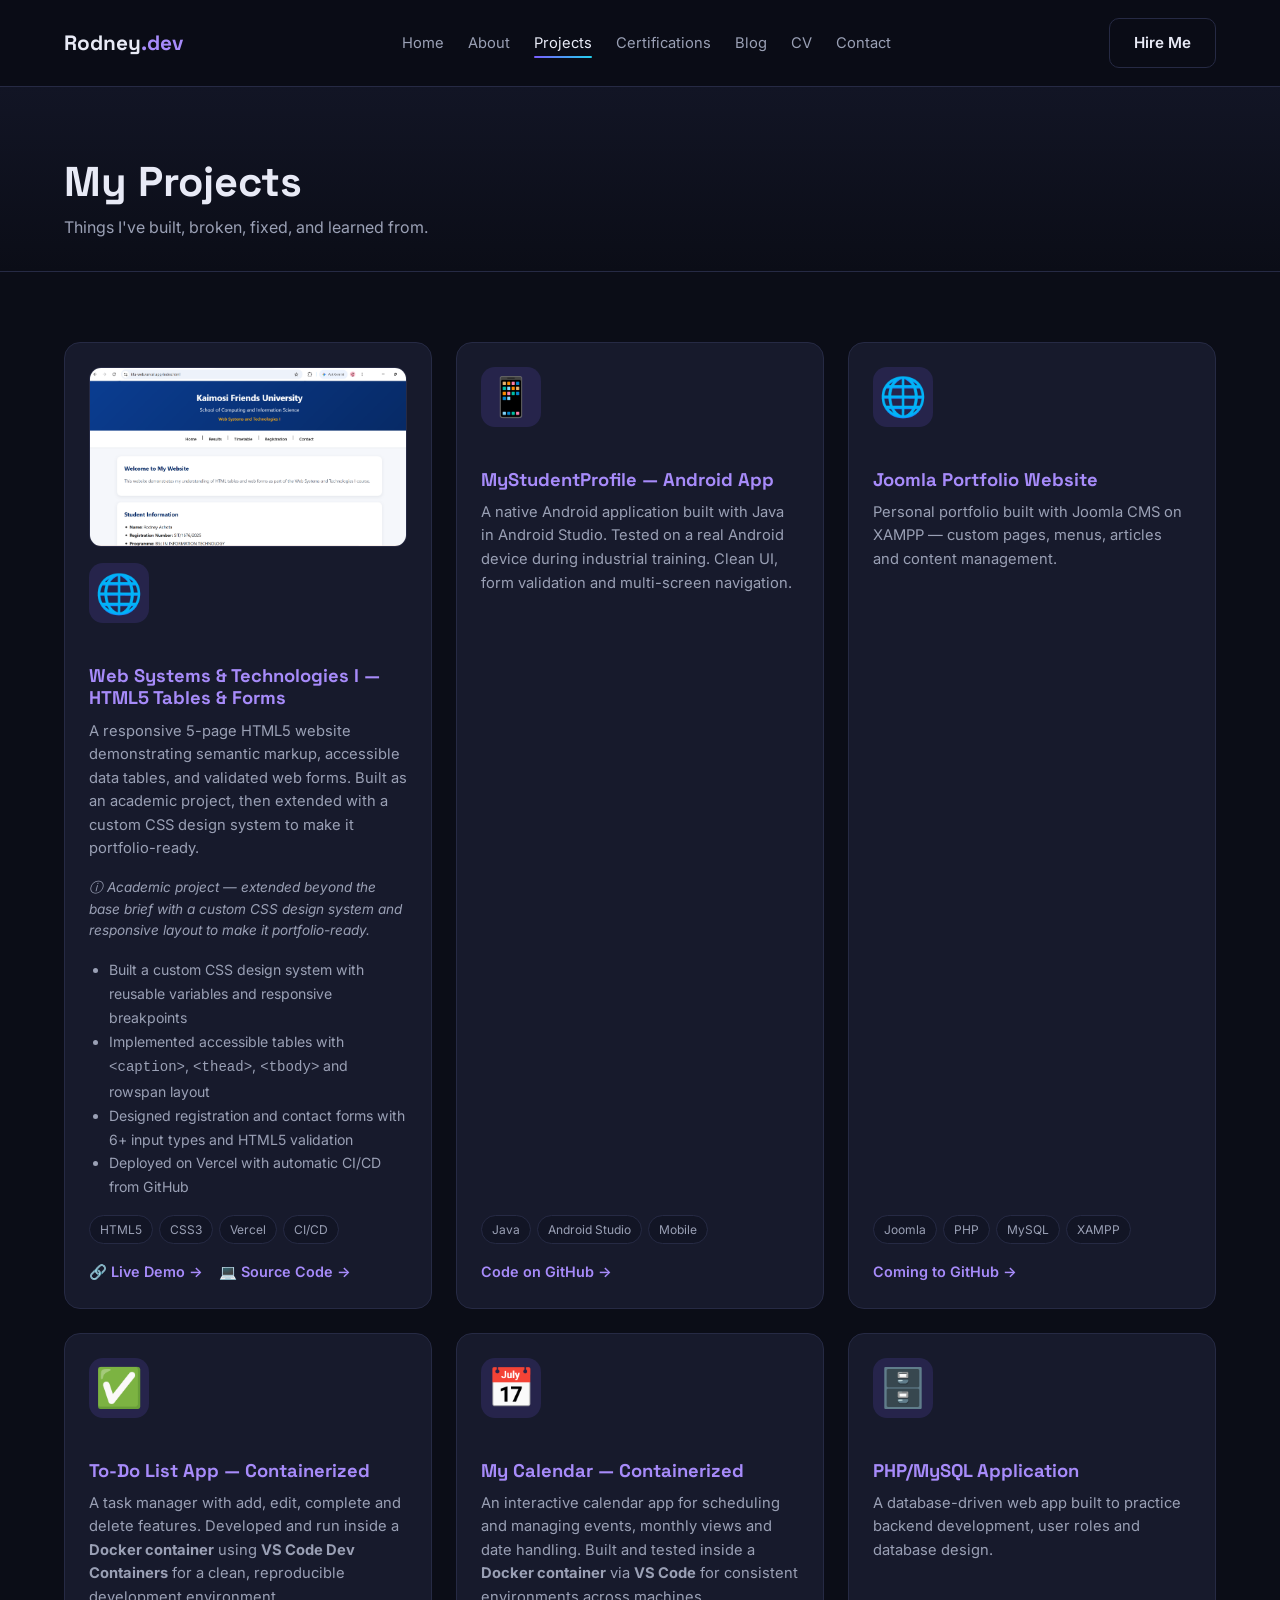
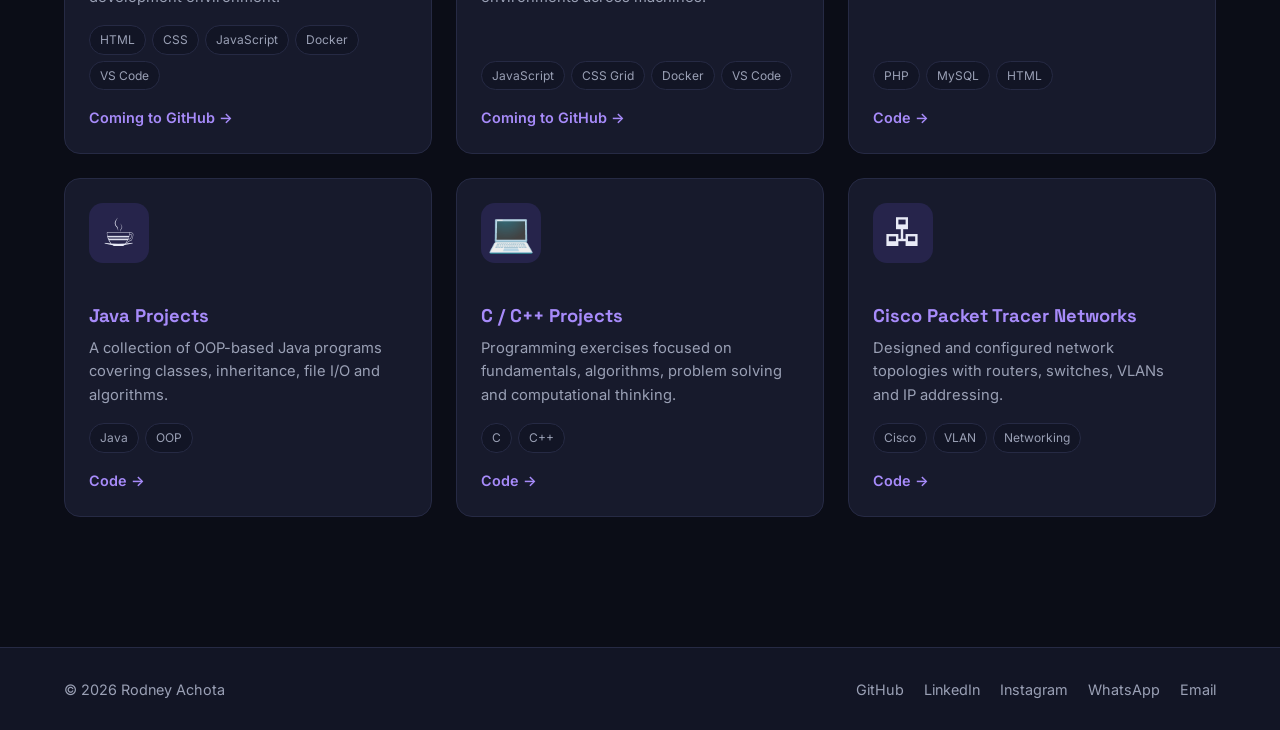
<file: projects.html>
<!DOCTYPE html>
<html lang="en">
<head>
  <meta charset="UTF-8" />
  <link rel="icon" type="image/png" href="images/favicon.png" />
  <meta name="viewport" content="width=device-width, initial-scale=1.0" />
  <title>Projects by Rodney Achota | Web, Android, Docker & Database Apps</title>
   <!-- Social Media Sharing Tags for About Page -->
<meta property="og:title" content="Projects by Rodney Achota" />
<meta property="og:description" content="Explore my Full-Stack Projects." />
<meta property="og:image" content="https://rodney-achota-portfolio.vercel.app/images/og-image.jpg" />
<meta property="og:image:width" content="1200" />
<meta property="og:image:height" content="630" />
<meta property="og:type" content="website" />
<meta name="twitter:card" content="summary_large_image" />
<meta name="twitter:image" content="https://rodney-achota-portfolio.vercel.app/images/og-image.png" />
  <meta name="description" content="Explore projects by Rodney Achota — Android app, Joomla portfolio, To-Do List and Calendar apps built with Docker, PHP/MySQL, Java and C++." />
  <link rel="stylesheet" href="css/style.css" />
  <link href="https://fonts.googleapis.com/css2?family=Inter:wght@300;400;600;800&family=Space+Grotesk:wght@500;700&display=swap" rel="stylesheet" />
</head>
<body>
<header class="navbar">
  <div class="container nav-inner">
    <a href="index.html" class="logo">Rodney<span>.dev</span></a>
    <nav><ul class="nav-links">
      <li><a href="index.html">Home</a></li>
      <li><a href="about.html">About</a></li>
      <li><a href="projects.html" class="active">Projects</a></li>
      <li><a href="certifications.html">Certifications</a></li>
      <li><a href="blog.html">Blog</a></li>
      <li><a href="cv.html">CV</a></li>
      <li><a href="contact.html">Contact</a></li>
    </ul></nav>
    <a href="contact.html" class="btn btn-outline">Hire Me</a>
  </div>
</header>

<section class="page-header">
  <div class="container">
    <h1>My Projects</h1>
    <p>Things I've built, broken, fixed, and learned from.</p>
  </div>
</section>

<section class="section">
  <div class="container">
    <div class="projects-grid">
<article class="project-card">
  <a href="https://kfu-web.vercel.app" target="_blank">
  <img src="images/projects/kfu-web/home.png"
       alt="KFU Web Systems project homepage"
       style="border-radius: 12px; margin-bottom: 16px; border: 1px solid var(--border);" />
</a>
  <div class="project-thumb">🌐</div>
  <h3>Web Systems &amp; Technologies I — HTML5 Tables &amp; Forms</h3>
  <p>
    A responsive 5-page HTML5 website demonstrating semantic markup, accessible data tables,
    and validated web forms. Built as an academic project, then extended with a custom CSS
    design system to make it portfolio-ready.
  </p>
  <p style="color: var(--muted); font-size: 0.85rem; font-style: italic; margin-bottom: 16px;">
  ⓘ Academic project — extended beyond the base brief with a custom CSS design system and responsive layout to make it portfolio-ready.
</p>
  <ul style="color: var(--muted); font-size: 0.88rem; padding-left: 20px; margin-bottom: 16px; line-height: 1.7;">
  <li>Built a custom CSS design system with reusable variables and responsive breakpoints</li>
  <li>Implemented accessible tables with <code>&lt;caption&gt;</code>, <code>&lt;thead&gt;</code>, <code>&lt;tbody&gt;</code> and rowspan layout</li>
  <li>Designed registration and contact forms with 6+ input types and HTML5 validation</li>
  <li>Deployed on Vercel with automatic CI/CD from GitHub</li>
</ul>
  <div class="tags">
    <span>HTML5</span>
    <span>CSS3</span>
    <span>Vercel</span>
    <span>CI/CD</span>
  </div>
  <div class="project-links">
    <a href="https://kfu-web.vercel.app" target="_blank">🔗 Live Demo →</a>
    <a href="https://github.com/sirikwa-jnr/kfu-web" target="_blank">💻 Source Code →</a>
  </div>
</article>

      <article class="project-card">
        <div class="project-thumb">📱</div>
        <h3>MyStudentProfile — Android App</h3>
        <p>A native Android application built with Java in Android Studio. Tested on a real Android device during industrial training. Clean UI, form validation and multi-screen navigation.</p>
        <div class="tags"><span>Java</span><span>Android Studio</span><span>Mobile</span></div>
        <div class="project-links">
          <a href="https://github.com/sirikwa-jnr/MyStudentProfilee" target="_blank">Code on GitHub →</a>
        </div>
      </article>

      <article class="project-card">
        <div class="project-thumb">🌐</div>
        <h3>Joomla Portfolio Website</h3>
        <p>Personal portfolio built with Joomla CMS on XAMPP — custom pages, menus, articles and content management.</p>
        <div class="tags"><span>Joomla</span><span>PHP</span><span>MySQL</span><span>XAMPP</span></div>
        <div class="project-links">
          <a href="#" onclick="alert('Local project — coming to GitHub soon!')">Coming to GitHub →</a>
        </div>
      </article>

      <article class="project-card">
        <div class="project-thumb">✅</div>
        <h3>To-Do List App — Containerized</h3>
        <p>A task manager with add, edit, complete and delete features. Developed and run inside a <strong>Docker container</strong> using <strong>VS Code Dev Containers</strong> for a clean, reproducible development environment.</p>
        <div class="tags"><span>HTML</span><span>CSS</span><span>JavaScript</span><span>Docker</span><span>VS Code</span></div>
        <div class="project-links">
          <a href="#" onclick="alert('GitHub repo coming soon!')">Coming to GitHub →</a>
        </div>
      </article>

      <article class="project-card">
        <div class="project-thumb">📅</div>
        <h3>My Calendar — Containerized</h3>
        <p>An interactive calendar app for scheduling and managing events, monthly views and date handling. Built and tested inside a <strong>Docker container</strong> via <strong>VS Code</strong> for consistent environments across machines.</p>
        <div class="tags"><span>JavaScript</span><span>CSS Grid</span><span>Docker</span><span>VS Code</span></div>
        <div class="project-links">
          <a href="#" onclick="alert('GitHub repo coming soon!')">Coming to GitHub →</a>
        </div>
      </article>

      <article class="project-card">
        <div class="project-thumb">🗄️</div>
        <h3>PHP/MySQL Application</h3>
        <p>A database-driven web app built to practice backend development, user roles and database design.</p>
        <div class="tags"><span>PHP</span><span>MySQL</span><span>HTML</span></div>
        <div class="project-links">
          <a href="https://github.com/sirikwa-jnr" target="_blank">Code →</a>
        </div>
      </article>

      <article class="project-card">
        <div class="project-thumb">☕</div>
        <h3>Java Projects</h3>
        <p>A collection of OOP-based Java programs covering classes, inheritance, file I/O and algorithms.</p>
        <div class="tags"><span>Java</span><span>OOP</span></div>
        <div class="project-links">
          <a href="https://github.com/sirikwa-jnr" target="_blank">Code →</a>
        </div>
      </article>

      <article class="project-card">
        <div class="project-thumb">💻</div>
        <h3>C / C++ Projects</h3>
        <p>Programming exercises focused on fundamentals, algorithms, problem solving and computational thinking.</p>
        <div class="tags"><span>C</span><span>C++</span></div>
        <div class="project-links">
          <a href="https://github.com/sirikwa-jnr" target="_blank">Code →</a>
        </div>
      </article>

      <article class="project-card">
        <div class="project-thumb">🖧</div>
        <h3>Cisco Packet Tracer Networks</h3>
        <p>Designed and configured network topologies with routers, switches, VLANs and IP addressing.</p>
        <div class="tags"><span>Cisco</span><span>VLAN</span><span>Networking</span></div>
        <div class="project-links">
          <a href="https://github.com/sirikwa-jnr" target="_blank">Code →</a>
        </div>
      </article>

    </div>
  </div>
</section>

<footer class="footer">
  <div class="container footer-inner">
    <p>© <span id="year"></span> Rodney Achota</p>
    <div class="footer-socials">
      <a href="https://github.com/sirikwa-jnr" target="_blank">GitHub</a>
      <a href="https://www.linkedin.com/in/rodney-achota-b06263335" target="_blank">LinkedIn</a>
      <a href="https://instagram.com/szoboszlairodney" target="_blank">Instagram</a>
      <a href="https://wa.me/254748725483" target="_blank">WhatsApp</a>
      <a href="mailto:achotarodney@gmail.com">Email</a>
    </div>
  </div>
</footer>
<script src="js/script.js"></script>
</body>
</html>
</file>
<file: css/style.css>
/* ===== RESET & BASE ===== */
* { margin: 0; padding: 0; box-sizing: border-box; }

:root {
  --bg: #0b0d17;
  --bg-2: #121525;
  --card: #171a2c;
  --border: #262a44;
  --text: #e8eaf6;
  --muted: #9aa0b5;
  --primary: #7c5cff;
  --primary-2: #a78bfa;
  --accent: #22d3ee;
  --grad: linear-gradient(135deg, #7c5cff, #22d3ee);
}

html { scroll-behavior: smooth; }
body {
  font-family: 'Inter', system-ui, sans-serif;
  background: var(--bg);
  color: var(--text);
  line-height: 1.6;
  -webkit-font-smoothing: antialiased;
}

.container { max-width: 1200px; margin: 0 auto; padding: 0 24px; }
a { color: inherit; text-decoration: none; }
img { max-width: 100%; display: block; }
h1, h2, h3, h4 { font-family: 'Space Grotesk', sans-serif; line-height: 1.2; }

/* ===== NAVBAR ===== */
.navbar {
  position: sticky; top: 0; z-index: 100;
  background: rgba(11, 13, 23, 0.85);
  backdrop-filter: blur(12px);
  border-bottom: 1px solid var(--border);
}
.nav-inner { display: flex; align-items: center; justify-content: space-between; padding: 18px 24px; }
.logo { font-family: 'Space Grotesk', sans-serif; font-weight: 700; font-size: 1.3rem; }
.logo span { color: var(--primary-2); }
.nav-links { display: flex; gap: 24px; list-style: none; }
.nav-links a { font-size: 0.92rem; color: var(--muted); transition: color 0.2s; }
.nav-links a:hover, .nav-links a.active { color: var(--text); }
.nav-links a.active { position: relative; }
.nav-links a.active::after {
  content: ''; position: absolute; left: 0; bottom: -6px;
  width: 100%; height: 2px; background: var(--grad); border-radius: 2px;
}

/* ===== BUTTONS ===== */
.btn {
  display: inline-block; padding: 12px 24px; border-radius: 10px;
  font-weight: 600; font-size: 0.95rem;
  transition: transform 0.2s, box-shadow 0.2s;
  cursor: pointer; border: none;
}
.btn-primary { background: var(--grad); color: #fff; }
.btn-primary:hover { transform: translateY(-2px); box-shadow: 0 10px 30px rgba(124,92,255,0.4); }
.btn-outline { border: 1px solid var(--border); color: var(--text); }
.btn-outline:hover { border-color: var(--primary-2); }
.btn-ghost { color: var(--muted); }
.btn-ghost:hover { color: var(--text); }

/* ===== HERO ===== */
.hero { padding: 90px 0 60px; position: relative; overflow: hidden; }
.hero::before {
  content: ''; position: absolute; top: -200px; right: -200px;
  width: 600px; height: 600px;
  background: radial-gradient(circle, rgba(124,92,255,0.25), transparent 70%);
  border-radius: 50%; z-index: 0;
}
.hero-grid { display: grid; grid-template-columns: 1.2fr 1fr; gap: 60px; align-items: center; position: relative; z-index: 1; }
.eyebrow {
  display: inline-block; padding: 6px 14px;
  background: rgba(124,92,255,0.15);
  border: 1px solid rgba(124,92,255,0.35);
  border-radius: 999px; font-size: 0.85rem;
  color: var(--primary-2); margin-bottom: 20px;
}
.hero h1 {
  font-size: clamp(2.4rem, 5vw, 3.8rem);
  background: var(--grad);
  -webkit-background-clip: text; background-clip: text;
  -webkit-text-fill-color: transparent;
  margin-bottom: 12px;
}
.hero h2 { font-size: 1.4rem; color: var(--text); margin-bottom: 20px; font-weight: 500; }
.lead { color: var(--muted); font-size: 1.05rem; margin-bottom: 32px; max-width: 520px; }
.hero-cta { display: flex; gap: 14px; flex-wrap: wrap; margin-bottom: 40px; }
.hero-stats { display: flex; gap: 36px; flex-wrap: wrap; padding-top: 28px; border-top: 1px solid var(--border); }
.hero-stats div { display: flex; flex-direction: column; }
.hero-stats strong { font-family: 'Space Grotesk', sans-serif; font-size: 1.8rem; color: var(--primary-2); }
.hero-stats span { font-size: 0.85rem; color: var(--muted); }
.image-frame {
  width: 340px; height: 340px; margin: 0 auto;
  border-radius: 24px; padding: 4px;
  background: var(--grad);
  box-shadow: 0 20px 60px rgba(124,92,255,0.35);
  transform: rotate(-3deg); transition: transform 0.4s;
}
.image-frame:hover { transform: rotate(0deg) scale(1.03); }
.image-frame img { width: 100%; height: 100%; object-fit: cover; border-radius: 20px; }

/* ===== TECH STRIP ===== */
.tech-strip { padding: 40px 0; border-top: 1px solid var(--border); border-bottom: 1px solid var(--border); background: var(--bg-2); }
.strip-label { text-align: center; color: var(--muted); font-size: 0.85rem; letter-spacing: 2px; text-transform: uppercase; margin-bottom: 20px; }
.tech-icons { display: flex; flex-wrap: wrap; justify-content: center; gap: 12px; }
.tech-icons span {
  padding: 8px 18px; border: 1px solid var(--border);
  border-radius: 999px; font-size: 0.85rem; color: var(--muted); transition: all 0.2s;
}
.tech-icons span:hover { color: var(--text); border-color: var(--primary-2); transform: translateY(-2px); }

/* ===== PAGE HEADER ===== */
.page-header { padding: 70px 0 30px; border-bottom: 1px solid var(--border); background: linear-gradient(180deg, var(--bg-2), var(--bg)); }
.page-header h1 { font-size: 2.6rem; margin-bottom: 8px; }
.page-header p { color: var(--muted); }

/* ===== SECTIONS ===== */
.section { padding: 70px 0; }
.section h2 { font-size: 1.8rem; margin-bottom: 20px; }
.section h3 { font-size: 1.2rem; margin: 28px 0 14px; color: var(--primary-2); }

/* About grid */
.about-grid { display: grid; grid-template-columns: 1.4fr 1fr; gap: 60px; }
.about-grid p { color: var(--muted); margin-bottom: 14px; }
.list-check { list-style: none; }
.list-check li { padding: 8px 0; color: var(--muted); border-bottom: 1px solid var(--border); }

.card { background: var(--card); border: 1px solid var(--border); border-radius: 12px; padding: 18px 20px; margin-bottom: 12px; }
.card h4 { font-size: 1rem; margin-bottom: 4px; }
.card p { color: var(--muted); font-size: 0.9rem; }

/* Skills */
.skills { display: flex; flex-direction: column; gap: 14px; }
.skill span { font-size: 0.85rem; color: var(--muted); display: block; margin-bottom: 6px; }
.bar { height: 8px; background: var(--bg-2); border-radius: 999px; overflow: hidden; }
.bar > div { height: 100%; background: var(--grad); border-radius: 999px; }

/* ===== PROJECTS ===== */
.projects-grid { display: grid; grid-template-columns: repeat(auto-fit, minmax(300px, 1fr)); gap: 24px; }
.project-card {
  background: var(--card); border: 1px solid var(--border);
  border-radius: 16px; padding: 24px;
  transition: transform 0.3s, border-color 0.3s, box-shadow 0.3s;
  display: flex; flex-direction: column;
}
.project-card:hover { transform: translateY(-6px); border-color: var(--primary-2); box-shadow: 0 20px 40px rgba(124,92,255,0.15); }
.project-thumb {
  font-size: 2.4rem; margin-bottom: 14px;
  width: 60px; height: 60px; border-radius: 14px;
  background: rgba(124,92,255,0.15);
  display: flex; align-items: center; justify-content: center;
}
.project-card h3 { font-size: 1.15rem; margin-bottom: 10px; }
.project-card p { color: var(--muted); font-size: 0.92rem; margin-bottom: 16px; flex-grow: 1; }
.tags { display: flex; flex-wrap: wrap; gap: 6px; margin-bottom: 16px; }
.tags span { font-size: 0.75rem; padding: 4px 10px; background: var(--bg-2); border: 1px solid var(--border); border-radius: 999px; color: var(--muted); }
.project-links { display: flex; gap: 16px; font-size: 0.9rem; }
.project-links a { color: var(--primary-2); font-weight: 600; }
.project-links a:hover { color: var(--accent); }

/* ===== CERTIFICATIONS ===== */
.certs-grid { display: grid; grid-template-columns: repeat(auto-fit, minmax(240px, 1fr)); gap: 20px; }
.cert-card {
  background: var(--card); border: 1px solid var(--border);
  border-radius: 14px; padding: 20px; text-align: center;
  transition: transform 0.3s, border-color 0.3s;
}
.cert-card:hover { transform: translateY(-4px); border-color: var(--primary-2); }
.cert-badge {
  width: 70px; height: 70px; margin: 0 auto 14px;
  border-radius: 14px; background: var(--bg-2);
  display: flex; align-items: center; justify-content: center;
  font-size: 2rem;
}
.cert-card h4 { font-size: 1rem; margin-bottom: 6px; }
.cert-card p { color: var(--muted); font-size: 0.85rem; margin-bottom: 12px; }
.cert-card a { color: var(--primary-2); font-size: 0.85rem; font-weight: 600; }

/* ===== TESTIMONIALS ===== */
.testimonials-grid { display: grid; grid-template-columns: repeat(auto-fit, minmax(280px, 1fr)); gap: 20px; }
.testimonial { background: var(--card); border: 1px solid var(--border); border-radius: 14px; padding: 24px; position: relative; }
.testimonial::before {
  content: '"'; font-size: 4rem; color: var(--primary-2);
  position: absolute; top: 0; left: 16px; opacity: 0.4;
  font-family: Georgia, serif;
}
.testimonial p { color: var(--text); font-size: 0.95rem; margin-bottom: 16px; padding-top: 30px; font-style: italic; }
.testimonial strong { display: block; font-size: 0.9rem; color: var(--primary-2); }
.testimonial span { font-size: 0.8rem; color: var(--muted); }

/* ===== TIMELINE ===== */
.timeline { position: relative; padding-left: 32px; }
.timeline::before { content: ''; position: absolute; left: 8px; top: 0; bottom: 0; width: 2px; background: var(--border); }
.timeline-item { position: relative; padding-bottom: 28px; }
.timeline-item::before {
  content: ''; position: absolute; left: -28px; top: 6px;
  width: 14px; height: 14px; border-radius: 50%;
  background: var(--grad); border: 2px solid var(--bg);
}
.timeline-item h4 { font-size: 1rem; margin-bottom: 4px; }
.timeline-item .date { font-size: 0.8rem; color: var(--primary-2); margin-bottom: 6px; }
.timeline-item p { color: var(--muted); font-size: 0.9rem; }

/* ===== CONTACT ===== */
.contact-grid { display: grid; grid-template-columns: 1fr 1.2fr; gap: 60px; }
.contact-item { padding: 14px 0; border-bottom: 1px solid var(--border); }
.contact-item strong { display: block; font-size: 0.85rem; color: var(--muted); margin-bottom: 4px; }
.contact-item a { color: var(--primary-2); }
.contact-form { display: flex; flex-direction: column; gap: 18px; }
.contact-form label { font-size: 0.9rem; color: var(--muted); }
.contact-form input, .contact-form textarea {
  width: 100%; margin-top: 6px; padding: 12px 14px;
  background: var(--card); border: 1px solid var(--border);
  border-radius: 10px; color: var(--text); font-family: inherit;
  font-size: 0.95rem; transition: border-color 0.2s;
}
.contact-form input:focus, .contact-form textarea:focus { outline: none; border-color: var(--primary-2); }
.form-status { color: var(--accent); font-size: 0.9rem; }

/* ===== FOOTER ===== */
.footer { border-top: 1px solid var(--border); padding: 30px 0; margin-top: 60px; background: var(--bg-2); }
.footer-inner { display: flex; justify-content: space-between; align-items: center; flex-wrap: wrap; gap: 16px; color: var(--muted); font-size: 0.9rem; }
.footer-socials { display: flex; gap: 20px; }
.footer-socials a:hover { color: var(--primary-2); }

/* ===== LEADERSHIP BANNER ===== */
.leadership-banner {
  display: grid; grid-template-columns: 1fr 1fr;
  gap: 40px; align-items: center;
  background: var(--card); border: 1px solid var(--border);
  border-radius: 18px; padding: 32px; margin-top: 40px;
}
.leadership-banner img { border-radius: 12px; }
.leadership-banner h3 { color: var(--primary-2); margin-bottom: 12px; }
.leadership-banner p { color: var(--muted); font-size: 0.95rem; }

/* ===== CV PRINT STYLES ===== */
.cv-page { max-width: 850px; margin: 40px auto; background: #fff; color: #111; padding: 50px 60px; border-radius: 12px; font-family: 'Inter', sans-serif; line-height: 1.55; }
.cv-page h1 { font-size: 2rem; color: #111; margin-bottom: 4px; }
.cv-page h2 { font-size: 1rem; text-transform: uppercase; letter-spacing: 2px; color: #7c5cff; margin: 24px 0 10px; padding-bottom: 4px; border-bottom: 2px solid #7c5cff; }
.cv-page h3 { font-size: 1rem; color: #111; margin-top: 12px; }
.cv-page p, .cv-page li { font-size: 0.9rem; color: #333; }
.cv-page ul { padding-left: 20px; }
.cv-page .cv-header { text-align: center; margin-bottom: 24px; }
.cv-page .cv-header p { color: #666; font-size: 0.88rem; }
.cv-page .cv-contact { display: flex; justify-content: center; gap: 16px; flex-wrap: wrap; font-size: 0.85rem; margin-top: 8px; }
.cv-page .cv-contact a { color: #7c5cff; }
.cv-page .cv-actions { text-align: center; margin: 20px 0; }
.cv-page table { width: 100%; border-collapse: collapse; font-size: 0.85rem; margin-top: 8px; }
.cv-page table th, .cv-page table td { padding: 6px 8px; border-bottom: 1px solid #eee; text-align: left; }
.cv-page table th { color: #7c5cff; font-weight: 600; }

@media print {
  .navbar, .footer, .cv-actions { display: none !important; }
  .cv-page { box-shadow: none; border-radius: 0; padding: 0; margin: 0; }
  body { background: #fff; }
}

/* ===== RESPONSIVE ===== */
@media (max-width: 900px) {
  .hero-grid, .about-grid, .contact-grid, .leadership-banner { grid-template-columns: 1fr; gap: 40px; }
  .image-frame { width: 260px; height: 260px; }
  .nav-links { display: none; }
  .hero { padding: 50px 0 40px; }
  .page-header h1 { font-size: 2rem; }
  .cv-page { padding: 30px 24px; }
}
</file>
